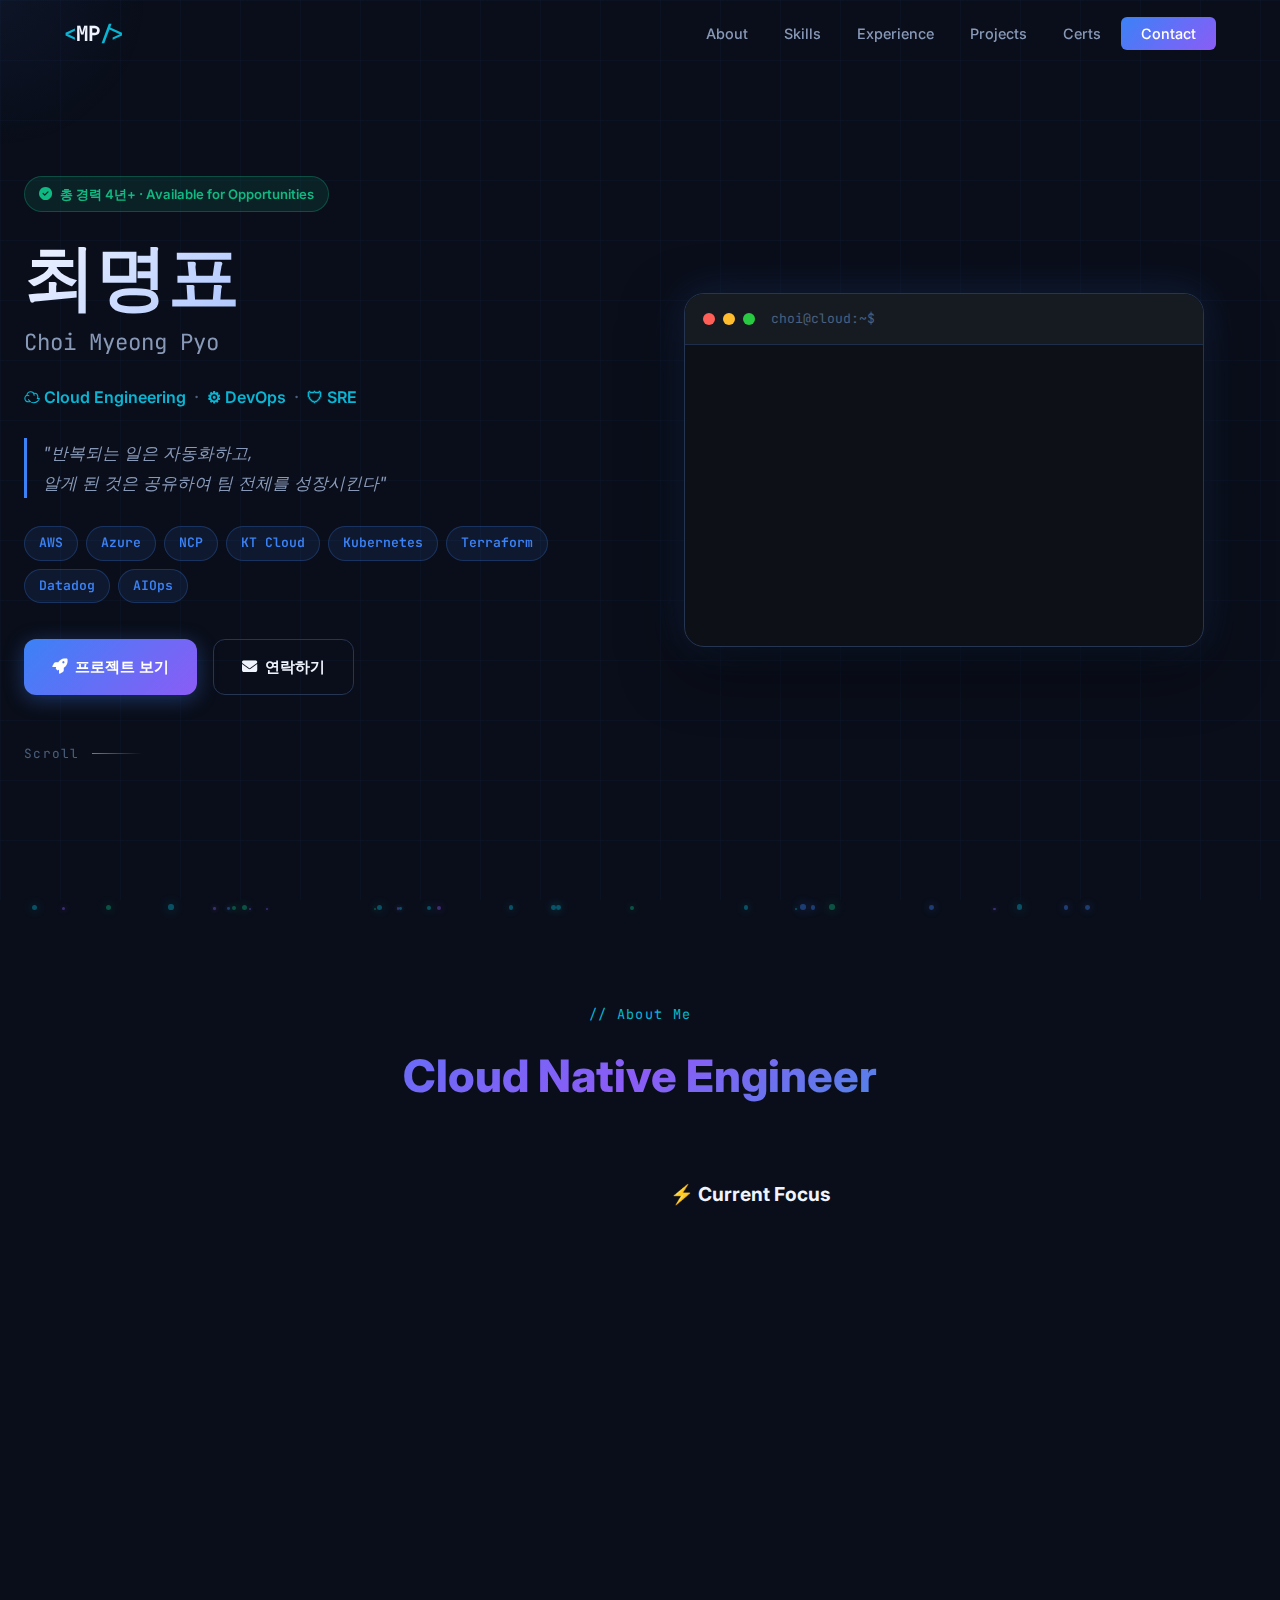
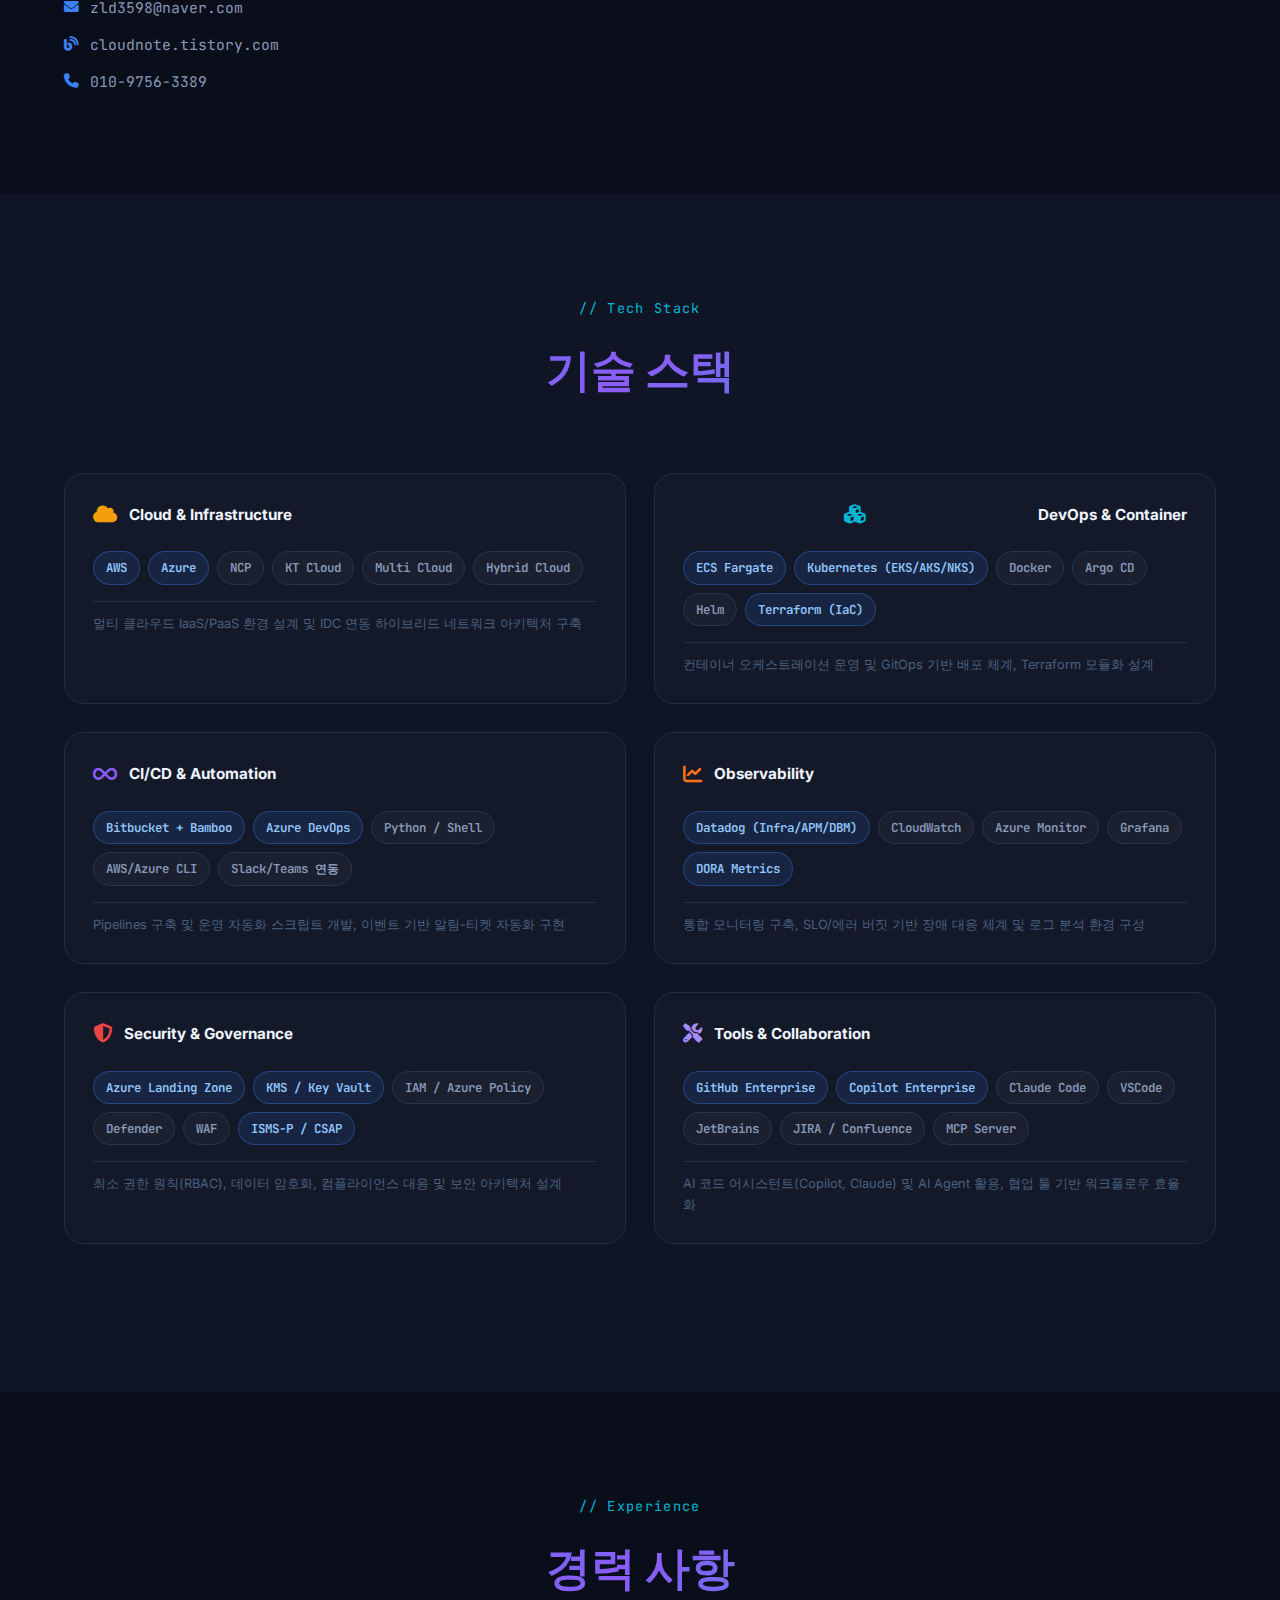
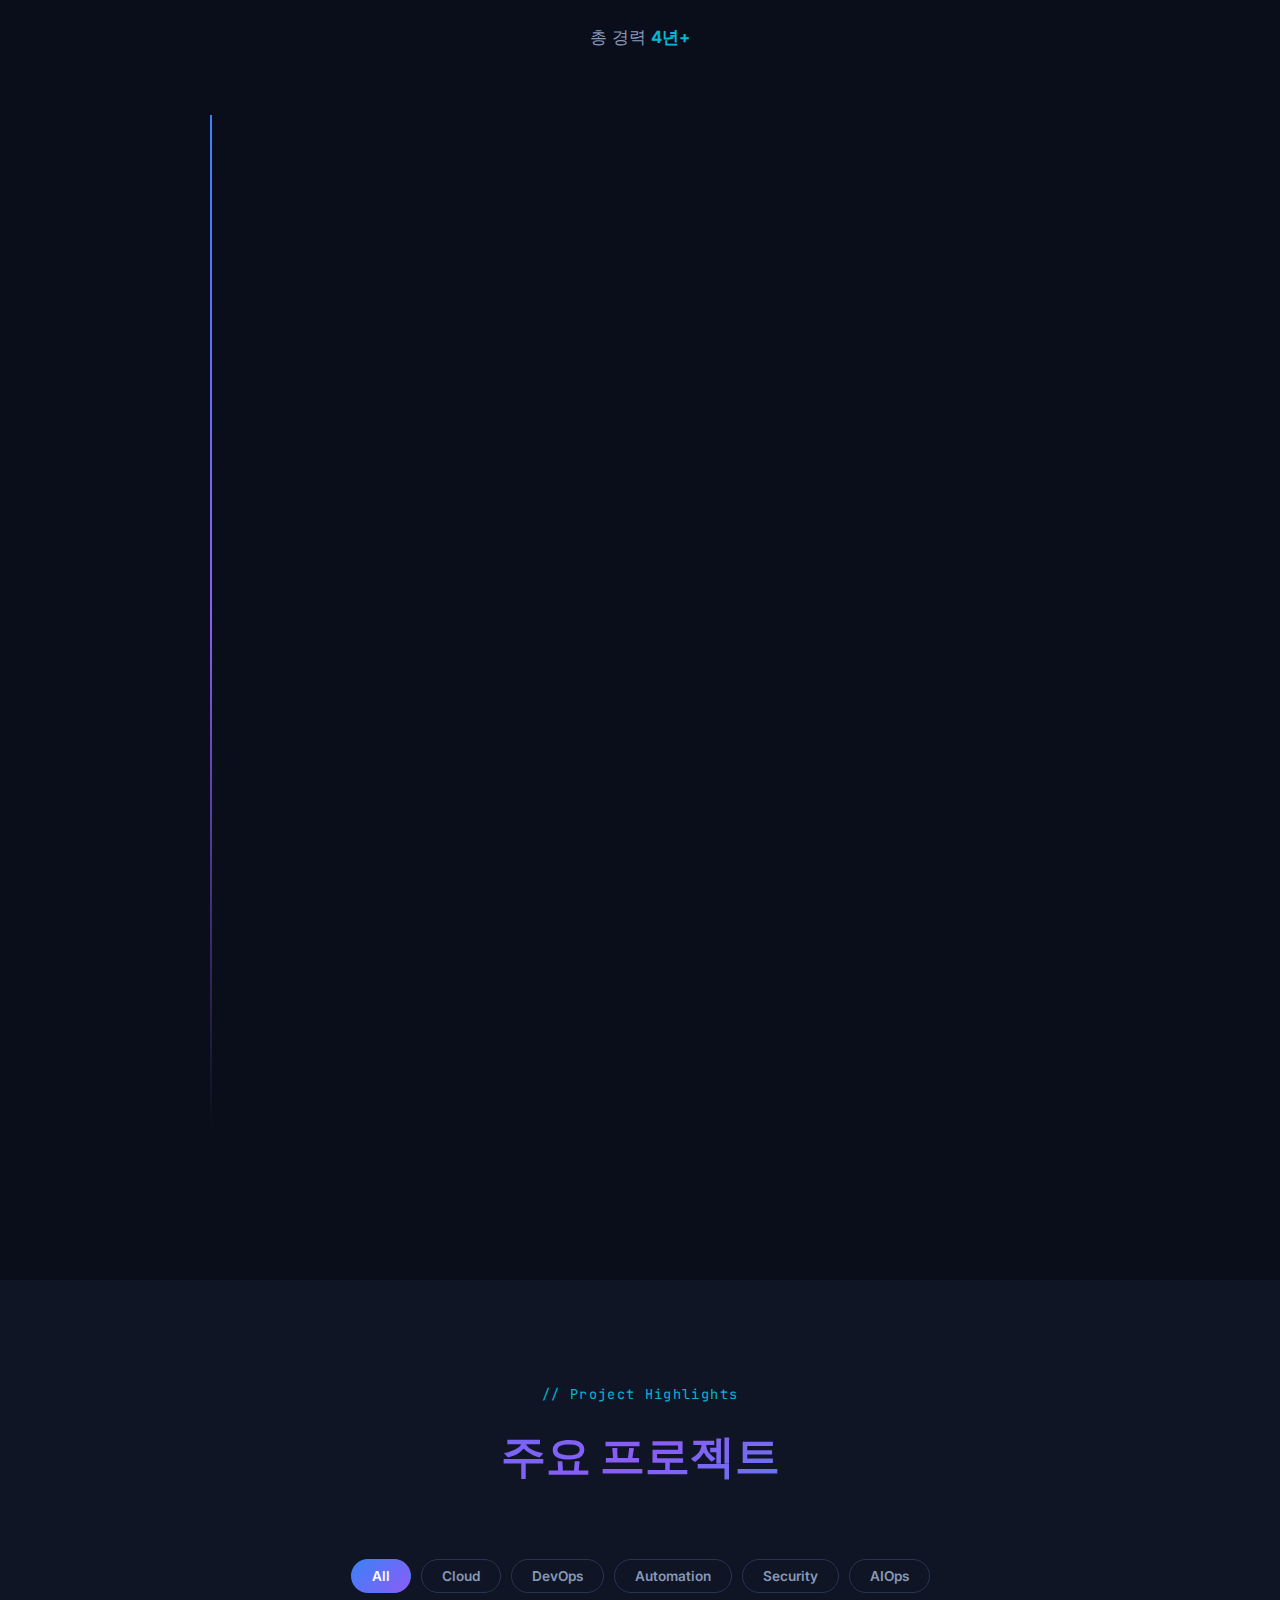
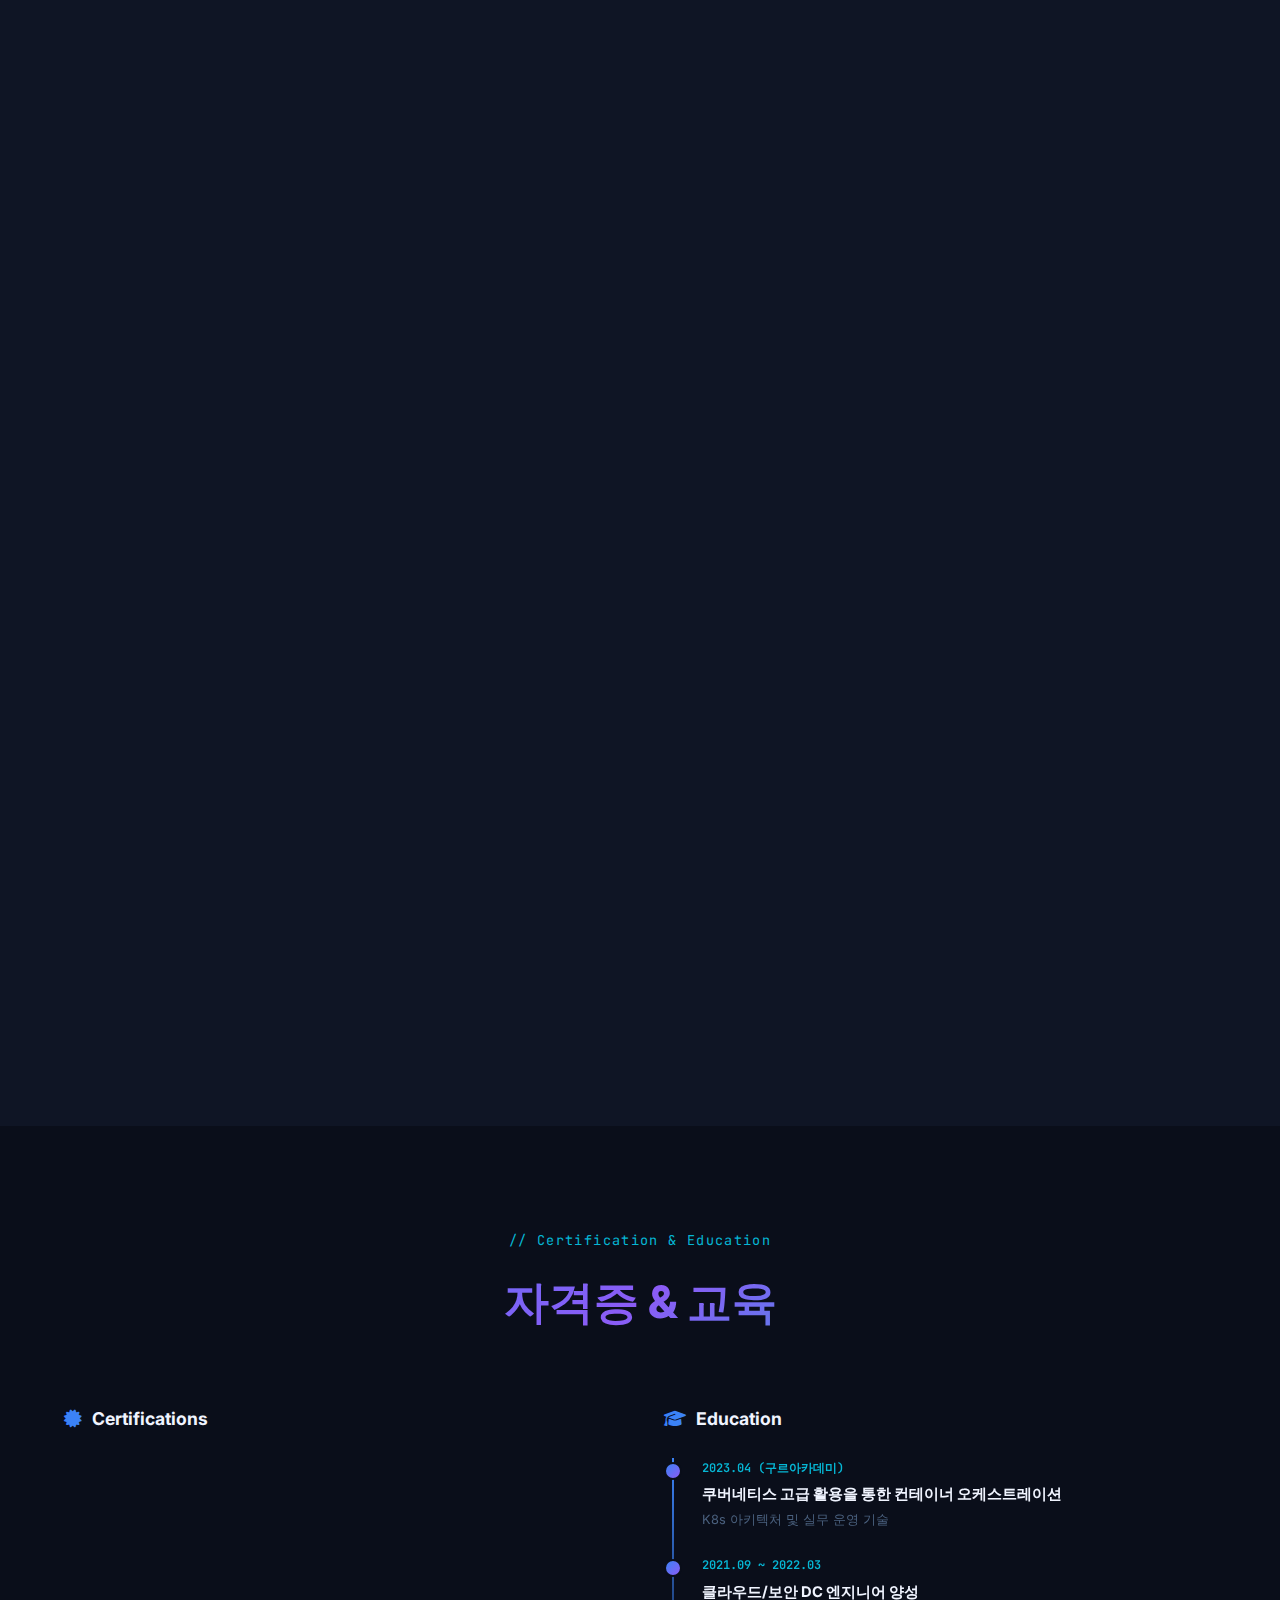
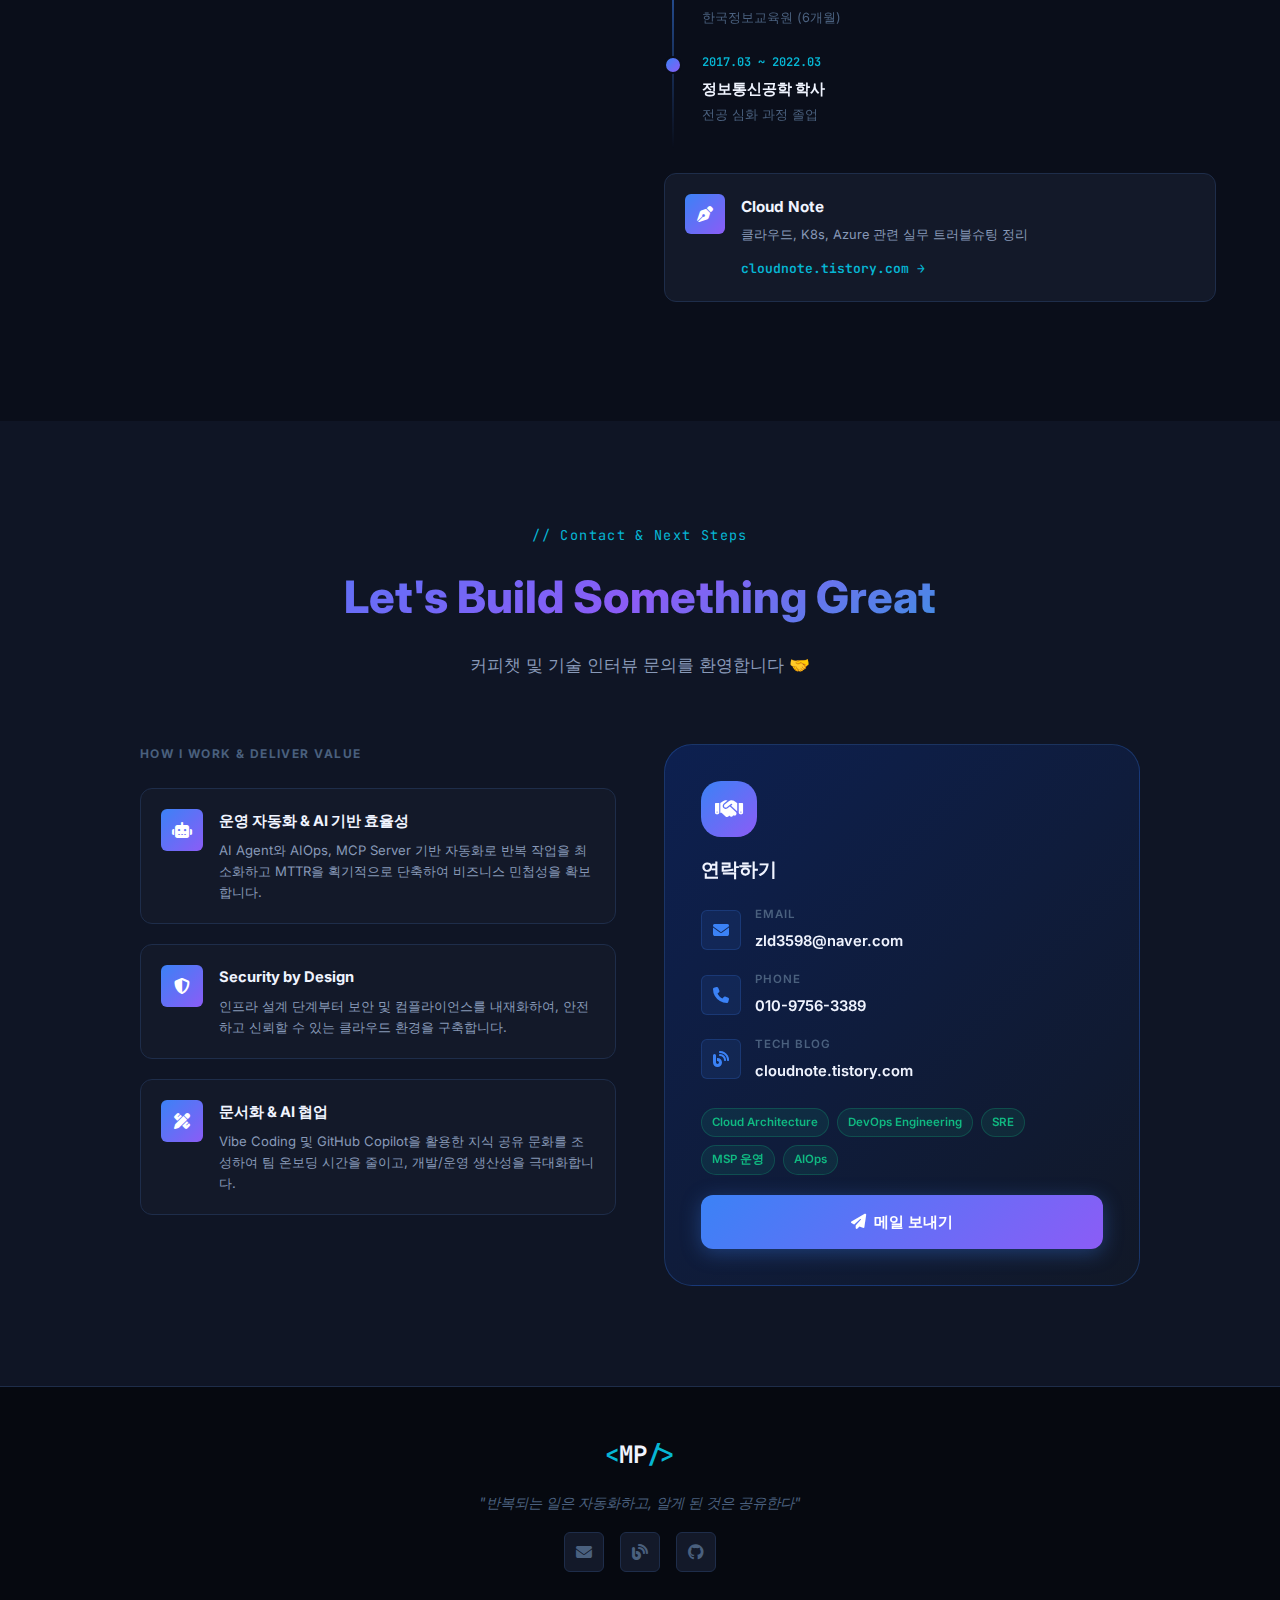
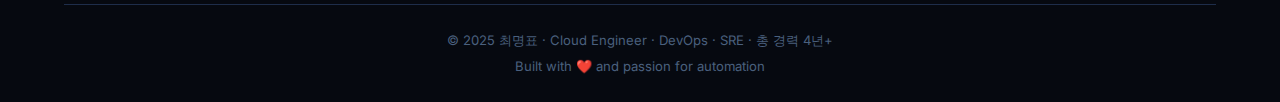
<file: index.html>
<!DOCTYPE html>
<html lang="ko">
<head>
  <meta charset="UTF-8" />
  <meta name="viewport" content="width=device-width, initial-scale=1.0" />
  <title>최명표 | Cloud Engineer · DevOps · SRE</title>
  <meta name="description" content="멀티 클라우드 환경 설계·구축·운영 전문가, 최명표의 포트폴리오 — 총 경력 4년+" />

  <link rel="preconnect" href="https://fonts.googleapis.com" />
  <link rel="preconnect" href="https://fonts.gstatic.com" crossorigin />
  <link href="https://fonts.googleapis.com/css2?family=Inter:wght@300;400;500;600;700;800;900&family=JetBrains+Mono:wght@400;500;700&display=swap" rel="stylesheet" />
  <link rel="stylesheet" href="https://cdn.jsdelivr.net/npm/@fortawesome/fontawesome-free@6.4.0/css/all.min.css" />
  <link rel="stylesheet" href="css/style.css" />
</head>
<body>

  <!-- ===== NAVBAR ===== -->
  <nav class="navbar" id="navbar">
    <div class="nav-container">
      <a href="#hero" class="nav-logo">
        <span class="logo-bracket">&lt;</span>MP<span class="logo-bracket">/&gt;</span>
      </a>
      <ul class="nav-links" id="navLinks">
        <li><a href="#about"          class="nav-link">About</a></li>
        <li><a href="#skills"         class="nav-link">Skills</a></li>
        <li><a href="#experience"     class="nav-link">Experience</a></li>
        <li><a href="#projects"       class="nav-link">Projects</a></li>
        <li><a href="#certifications" class="nav-link">Certs</a></li>
        <li><a href="#contact"        class="nav-link nav-cta">Contact</a></li>
      </ul>
      <button class="hamburger" id="hamburger" aria-label="메뉴 열기">
        <span></span><span></span><span></span>
      </button>
    </div>
  </nav>

  <!-- ===== HERO ===== -->
  <section class="hero" id="hero">
    <div class="hero-bg">
      <div class="grid-lines"></div>
      <div class="floating-particles" id="particles"></div>
    </div>
    <div class="hero-content">
      <div class="hero-badge">
        <i class="fas fa-circle-check"></i> 총 경력 4년+ · Available for Opportunities
      </div>
      <h1 class="hero-title">
        <span class="hero-name">최명표</span>
        <span class="hero-name-en">Choi Myeong Pyo</span>
      </h1>
      <div class="hero-roles">
        <span class="role-tag">☁ Cloud Engineering</span>
        <span class="role-divider">·</span>
        <span class="role-tag">⚙ DevOps</span>
        <span class="role-divider">·</span>
        <span class="role-tag">🛡 SRE</span>
      </div>
      <p class="hero-quote">
        "반복되는 일은 자동화하고,<br />
        알게 된 것은 공유하여 팀 전체를 성장시킨다"
      </p>
      <div class="hero-tech-pills">
        <span>AWS</span><span>Azure</span><span>NCP</span><span>KT Cloud</span>
        <span>Kubernetes</span><span>Terraform</span><span>Datadog</span><span>AIOps</span>
      </div>
      <div class="hero-actions">
        <a href="#projects" class="btn btn-primary">
          <i class="fas fa-rocket"></i> 프로젝트 보기
        </a>
        <a href="#contact" class="btn btn-outline">
          <i class="fas fa-envelope"></i> 연락하기
        </a>
      </div>
      <div class="hero-scroll-hint">
        <span>Scroll</span>
        <div class="scroll-line"></div>
      </div>
    </div>
    <div class="hero-visual">
      <div class="terminal-window">
        <div class="terminal-header">
          <span class="dot red"></span><span class="dot yellow"></span><span class="dot green"></span>
          <span class="terminal-title">choi@cloud:~$</span>
        </div>
        <div class="terminal-body">
          <div class="terminal-line"><span class="prompt">$</span> <span class="cmd">whoami</span></div>
          <div class="terminal-line output">최명표 | Cloud/DevOps/SRE Engineer</div>
          <div class="terminal-line"><span class="prompt">$</span> <span class="cmd">cat experience.txt</span></div>
          <div class="terminal-line output">메타넷엑스  · 2025.09 ~ 현재  ✓</div>
          <div class="terminal-line output">팀프레시    · 2024.08 ~ 2025.06 ✓</div>
          <div class="terminal-line output">디딤365     · 2022.04 ~ 2024.08 ✓</div>
          <div class="terminal-line"><span class="prompt">$</span> <span class="cmd">echo $CURRENT_FOCUS</span></div>
          <div class="terminal-line output">Azure MSP + MCP Server + AIOps(BigPanda)</div>
          <div class="terminal-line"><span class="prompt">$</span> <span class="cmd">cat certifications.txt</span></div>
          <div class="terminal-line output">AWS SA Pro · CKA · Azure Admin · NCP <span class="cursor-blink">▌</span></div>
        </div>
      </div>
    </div>
  </section>

  <!-- ===== ABOUT ===== -->
  <section class="section" id="about">
    <div class="container">
      <div class="section-header">
        <span class="section-tag">// About Me</span>
        <h2 class="section-title">Cloud Native Engineer</h2>
      </div>
      <div class="about-grid">
        <div class="about-text">
          <p class="about-lead">
            멀티 클라우드(AWS, Azure, NCP, KT Cloud) 환경에서의 인프라 설계·구축·운영부터
            컨테이너 기반 플랫폼, CI/CD 파이프라인 자동화, 모니터링 체계 수립까지
            <strong>클라우드 네이티브 환경의 전체 라이프사이클</strong>을 경험한 Cloud/DevOps 엔지니어입니다.
          </p>
          <p>
            Terraform IaC, GitOps 배포 체계, 이벤트 기반 알림-티켓 자동화 등 운영 효율을 높이는
            파이프라인을 직접 설계·구현해 왔으며, 보안 아키텍처 설계부터 최소 권한 원칙(RBAC), 네트워크 보안,
            데이터 암호화까지 <strong>엔드투엔드 보안 설계 경험</strong>을 보유하고 있습니다.
          </p>
          <p>
            새로운 기술을 학습하면 기술 블로그에 정리하고, 팀 내 세미나와 가이드 문서를 통해 동료와
            나누는 것을 즐깁니다. Vibe Coding 및 GitHub Copilot을 활용한 <strong>AI 협업 문화</strong>를 팀에
            전파하며, 함께 성장하는 팀이 더 강하다고 믿습니다.
          </p>
          <div class="about-links">
            <a href="mailto:zld3598@naver.com" class="about-link">
              <i class="fas fa-envelope"></i> zld3598@naver.com
            </a>
            <a href="https://cloudnote.tistory.com" target="_blank" rel="noopener" class="about-link">
              <i class="fas fa-blog"></i> cloudnote.tistory.com
            </a>
            <a href="tel:010-9756-3389" class="about-link">
              <i class="fas fa-phone"></i> 010-9756-3389
            </a>
          </div>
        </div>
        <div class="about-focus">
          <h3 class="focus-title">⚡ Current Focus</h3>
          <div class="focus-cards">
            <div class="focus-card">
              <div class="focus-icon"><i class="fab fa-microsoft"></i></div>
              <div class="focus-content">
                <strong>Azure Enterprise MSP 운영</strong>
                <p>VM, App Service, Functions, SQL 등 리소스 운영 및 모니터링 체계 고도화</p>
              </div>
            </div>
            <div class="focus-card">
              <div class="focus-icon"><i class="fas fa-server"></i></div>
              <div class="focus-content">
                <strong>Azure MCP Server 리소스 자동화</strong>
                <p>Model Context Protocol 기반 리소스 관리·조회 워크플로우 구축</p>
              </div>
            </div>
            <div class="focus-card">
              <div class="focus-icon"><i class="fas fa-code"></i></div>
              <div class="focus-content">
                <strong>GitHub Copilot Enterprise 도입 컨설팅</strong>
                <p>도입 컨설팅 및 가이드 작성, AI 기반 개발 생산성 향상</p>
              </div>
            </div>
            <div class="focus-card">
              <div class="focus-icon"><i class="fas fa-brain"></i></div>
              <div class="focus-content">
                <strong>AIOps 도입 PoC (BigPanda)</strong>
                <p>AI 기반 인프라 운영 자동화 및 이상 탐지 모델 검증</p>
              </div>
            </div>
          </div>
        </div>
      </div>
    </div>
  </section>

  <!-- ===== SKILLS ===== -->
  <section class="section section-dark" id="skills">
    <div class="container">
      <div class="section-header">
        <span class="section-tag">// Tech Stack</span>
        <h2 class="section-title">기술 스택</h2>
      </div>
      <div class="skills-grid">

        <!-- Cloud & Infrastructure -->
        <div class="skill-category">
          <div class="skill-cat-header">
            <i class="fas fa-cloud skill-cat-icon cloud"></i>
            <h3>Cloud &amp; Infrastructure</h3>
          </div>
          <div class="skill-tags-wrap">
            <span class="stag primary">AWS</span>
            <span class="stag primary">Azure</span>
            <span class="stag">NCP</span>
            <span class="stag">KT Cloud</span>
            <span class="stag">Multi Cloud</span>
            <span class="stag">Hybrid Cloud</span>
          </div>
          <p class="skill-cat-desc">멀티 클라우드 IaaS/PaaS 환경 설계 및 IDC 연동 하이브리드 네트워크 아키텍처 구축</p>
        </div>

        <!-- DevOps & Container -->
        <div class="skill-category">
          <div class="skill-cat-header">
            <i class="fas fa-cubes skill-cat-icon container"></i>
            <h3>DevOps &amp; Container</h3>
          </div>
          <div class="skill-tags-wrap">
            <span class="stag primary">ECS Fargate</span>
            <span class="stag primary">Kubernetes (EKS/AKS/NKS)</span>
            <span class="stag">Docker</span>
            <span class="stag">Argo CD</span>
            <span class="stag">Helm</span>
            <span class="stag primary">Terraform (IaC)</span>
          </div>
          <p class="skill-cat-desc">컨테이너 오케스트레이션 운영 및 GitOps 기반 배포 체계, Terraform 모듈화 설계</p>
        </div>

        <!-- CI/CD & Automation -->
        <div class="skill-category">
          <div class="skill-cat-header">
            <i class="fas fa-infinity skill-cat-icon cicd"></i>
            <h3>CI/CD &amp; Automation</h3>
          </div>
          <div class="skill-tags-wrap">
            <span class="stag primary">Bitbucket + Bamboo</span>
            <span class="stag primary">Azure DevOps</span>
            <span class="stag">Python / Shell</span>
            <span class="stag">AWS/Azure CLI</span>
            <span class="stag">Slack/Teams 연동</span>
          </div>
          <p class="skill-cat-desc">Pipelines 구축 및 운영 자동화 스크립트 개발, 이벤트 기반 알림-티켓 자동화 구현</p>
        </div>

        <!-- Observability -->
        <div class="skill-category">
          <div class="skill-cat-header">
            <i class="fas fa-chart-line skill-cat-icon obs"></i>
            <h3>Observability</h3>
          </div>
          <div class="skill-tags-wrap">
            <span class="stag primary">Datadog (Infra/APM/DBM)</span>
            <span class="stag">CloudWatch</span>
            <span class="stag">Azure Monitor</span>
            <span class="stag">Grafana</span>
            <span class="stag primary">DORA Metrics</span>
          </div>
          <p class="skill-cat-desc">통합 모니터링 구축, SLO/에러 버짓 기반 장애 대응 체계 및 로그 분석 환경 구성</p>
        </div>

        <!-- Security & Governance -->
        <div class="skill-category">
          <div class="skill-cat-header">
            <i class="fas fa-shield-alt skill-cat-icon sec"></i>
            <h3>Security &amp; Governance</h3>
          </div>
          <div class="skill-tags-wrap">
            <span class="stag primary">Azure Landing Zone</span>
            <span class="stag primary">KMS / Key Vault</span>
            <span class="stag">IAM / Azure Policy</span>
            <span class="stag">Defender</span>
            <span class="stag">WAF</span>
            <span class="stag primary">ISMS-P / CSAP</span>
          </div>
          <p class="skill-cat-desc">최소 권한 원칙(RBAC), 데이터 암호화, 컴플라이언스 대응 및 보안 아키텍처 설계</p>
        </div>

        <!-- Tools & Collaboration -->
        <div class="skill-category">
          <div class="skill-cat-header">
            <i class="fas fa-tools skill-cat-icon tools"></i>
            <h3>Tools &amp; Collaboration</h3>
          </div>
          <div class="skill-tags-wrap">
            <span class="stag primary">GitHub Enterprise</span>
            <span class="stag primary">Copilot Enterprise</span>
            <span class="stag">Claude Code</span>
            <span class="stag">VSCode</span>
            <span class="stag">JetBrains</span>
            <span class="stag">JIRA / Confluence</span>
            <span class="stag">MCP Server</span>
          </div>
          <p class="skill-cat-desc">AI 코드 어시스턴트(Copilot, Claude) 및 AI Agent 활용, 협업 툴 기반 워크플로우 효율화</p>
        </div>

      </div>
    </div>
  </section>

  <!-- ===== EXPERIENCE ===== -->
  <section class="section" id="experience">
    <div class="container">
      <div class="section-header">
        <span class="section-tag">// Experience</span>
        <h2 class="section-title">경력 사항</h2>
        <p class="section-subtitle">총 경력 <strong style="color:var(--accent-cyan)">4년+</strong></p>
      </div>
      <div class="timeline">

        <!-- 메타넷엑스 -->
        <div class="timeline-item">
          <div class="timeline-marker current"></div>
          <div class="timeline-content">
            <div class="timeline-header">
              <div class="timeline-company">
                <h3>🏢 메타넷엑스 (MetanetX)</h3>
                <span class="timeline-role">대리 · Cloud Engineer</span>
              </div>
              <div class="timeline-period-wrap">
                <span class="timeline-period current-badge">재직 중</span>
                <span class="timeline-date">2025.09 ~ 현재</span>
              </div>
            </div>
            <div class="timeline-tags">
              <span>Azure</span><span>GitHub Copilot</span><span>AIOps</span><span>MCP Server</span><span>Entra ID</span>
            </div>
            <ul class="timeline-tasks">
              <li><strong>Azure Enterprise MSP 운영:</strong> VM, App Service, Functions, SQL 등 리소스 운영 및 모니터링 체계 고도화</li>
              <li>GitHub Enterprise / Copilot Enterprise 도입 컨설팅 및 가이드 작성</li>
              <li>Azure MCP Server 기반 리소스 관리 자동화 및 AIOps 도입 PoC (BigPanda) 수행</li>
              <li>금융권 보안 랜딩존 프로젝트 TA 및 Entra ID RBAC/조건부 액세스 설계</li>
            </ul>
          </div>
        </div>

        <!-- 팀프레시 -->
        <div class="timeline-item">
          <div class="timeline-marker"></div>
          <div class="timeline-content">
            <div class="timeline-header">
              <div class="timeline-company">
                <h3>🚚 팀프레시 (TimF)</h3>
                <span class="timeline-role">팀원 · DevOps / SRE</span>
              </div>
              <div class="timeline-period-wrap">
                <span class="timeline-period">11개월</span>
                <span class="timeline-date">2024.08 ~ 2025.06</span>
              </div>
            </div>
            <div class="timeline-tags">
              <span>AWS</span><span>ECS</span><span>Terraform</span><span>Datadog</span><span>CI/CD</span>
            </div>
            <ul class="timeline-tasks">
              <li><strong>AWS MSA 인프라 운영:</strong> ECS Fargate/Anywhere 기반 마이크로서비스 운영 및 GitOps 배포</li>
              <li>Terraform IaC 모듈화 및 Docker 이미지 최적화(멀티스테이지)</li>
              <li>Datadog 통합 모니터링 구축, SLO/에러 버짓 기반 장애 대응 체계 수립</li>
              <li>Bitbucket+Bamboo CI/CD 파이프라인 구축 및 운영 자동화(JIRA/Slack 연동)</li>
            </ul>
          </div>
        </div>

        <!-- 디딤365 -->
        <div class="timeline-item">
          <div class="timeline-marker"></div>
          <div class="timeline-content">
            <div class="timeline-header">
              <div class="timeline-company">
                <h3>☁ 디딤365 (Didim365)</h3>
                <span class="timeline-role">주임 · Cloud Engineer</span>
              </div>
              <div class="timeline-period-wrap">
                <span class="timeline-period">2년 4개월</span>
                <span class="timeline-date">2022.04 ~ 2024.08</span>
              </div>
            </div>
            <div class="timeline-tags">
              <span>Multi Cloud</span><span>ISMS-P</span><span>Migration</span><span>Linux/Windows</span><span>Network</span>
            </div>
            <ul class="timeline-tasks">
              <li><strong>멀티 클라우드 통합 운영:</strong> AWS, Azure, NCP, KT Cloud 기반 IaaS/PaaS 설계·구축</li>
              <li>공공/민간 고객 대상 Managed Service 운영 (서버, 네트워크, DB, 보안)</li>
              <li>ISMS-P / CSAP 인증 대응 보안 아키텍처 설계 및 백업/DR 구성</li>
              <li>IDC ↔ Cloud 마이그레이션 수행 (Lift &amp; Shift, Re-platform)</li>
            </ul>
          </div>
        </div>

      </div>
    </div>
  </section>

  <!-- ===== PROJECTS ===== -->
  <section class="section section-dark" id="projects">
    <div class="container">
      <div class="section-header">
        <span class="section-tag">// Project Highlights</span>
        <h2 class="section-title">주요 프로젝트</h2>
      </div>

      <div class="projects-filter">
        <button class="filter-btn active" data-filter="all">All</button>
        <button class="filter-btn" data-filter="cloud">Cloud</button>
        <button class="filter-btn" data-filter="devops">DevOps</button>
        <button class="filter-btn" data-filter="automation">Automation</button>
        <button class="filter-btn" data-filter="security">Security</button>
        <button class="filter-btn" data-filter="aiops">AIOps</button>
      </div>

      <div class="projects-grid" id="projectsGrid">

        <!-- 1. Azure IaaS/PaaS -->
        <div class="project-card" data-category="cloud security">
          <div class="project-card-header">
            <div class="project-icon azure-icon"><i class="fab fa-microsoft"></i></div>
            <div class="project-tags">
              <span class="ptag cloud">Cloud</span>
              <span class="ptag security">Security</span>
            </div>
          </div>
          <h3 class="project-title">Azure IaaS/PaaS Managed Service 운영</h3>
          <p class="project-sub">엔터프라이즈 인프라 운영 · 메타넷엑스</p>
          <p class="project-desc">
            VM, App Service, Functions, SQL DB 등 Azure 리소스 기술 지원 및 운영.
            Azure Monitor / App Insights 기반 모니터링 및 알림 구성.
            Landing Zone 기반 Policy 거버넌스 적용 및 컴플라이언스 준수.
          </p>
          <div class="project-tech">
            <span>Azure</span><span>Monitor</span><span>Policy</span><span>SQL</span><span>App Service</span>
          </div>
          <div class="project-metrics">
            <div class="metric">
              <span class="metric-value">Enterprise</span>
              <span class="metric-label">MSP 운영</span>
            </div>
            <div class="metric">
              <span class="metric-value">Landing Zone</span>
              <span class="metric-label">거버넌스</span>
            </div>
          </div>
        </div>

        <!-- 2. AWS MSA -->
        <div class="project-card" data-category="cloud devops automation">
          <div class="project-card-header">
            <div class="project-icon aws-icon"><i class="fab fa-aws"></i></div>
            <div class="project-tags">
              <span class="ptag cloud">Cloud</span>
              <span class="ptag devops">DevOps</span>
              <span class="ptag automation">Automation</span>
            </div>
          </div>
          <h3 class="project-title">AWS 기반 MSA 인프라 운영 및 자동화</h3>
          <p class="project-sub">팀프레시 마이크로서비스 운영 · 팀프레시</p>
          <p class="project-desc">
            ECS Fargate / Anywhere 기반 컨테이너 운영 및 GitOps 배포 체계 구축.
            Datadog 통합 모니터링 및 DORA 메트릭 기반 성숙도 측정.
            JIRA 티켓 자동 생성 및 Slack 알림 연동으로 운영 효율 극대화.
          </p>
          <div class="project-tech">
            <span>AWS</span><span>ECS</span><span>Datadog</span><span>GitOps</span><span>Bamboo</span>
          </div>
          <div class="project-metrics">
            <div class="metric">
              <span class="metric-value">DORA</span>
              <span class="metric-label">메트릭 도입</span>
            </div>
            <div class="metric">
              <span class="metric-value">자동화</span>
              <span class="metric-label">티켓·알림</span>
            </div>
          </div>
        </div>

        <!-- 3. GitHub Copilot -->
        <div class="project-card" data-category="automation">
          <div class="project-card-header">
            <div class="project-icon copilot-icon"><i class="fab fa-github"></i></div>
            <div class="project-tags">
              <span class="ptag automation">Automation</span>
            </div>
          </div>
          <h3 class="project-title">GitHub Copilot Enterprise 도입 컨설팅</h3>
          <p class="project-sub">개발 생산성 향상 프로젝트 · 메타넷엑스</p>
          <p class="project-desc">
            도입 조건 분석 및 과금(per-user) 정책 정리, Organization 구성.
            Repository 정책 설정 가이드 및 IDE(VS Code) 연동 정책 수립.
            코드 리뷰 프로세스 개선 및 개발 팀 온보딩 지원.
          </p>
          <div class="project-tech">
            <span>Copilot</span><span>GitHub Ent.</span><span>DevEx</span><span>VS Code</span>
          </div>
          <div class="project-metrics">
            <div class="metric">
              <span class="metric-value">Enterprise</span>
              <span class="metric-label">도입 컨설팅</span>
            </div>
            <div class="metric">
              <span class="metric-value">AI</span>
              <span class="metric-label">생산성 향상</span>
            </div>
          </div>
        </div>

        <!-- 4. MCP Server ★ -->
        <div class="project-card featured" data-category="automation aiops">
          <div class="project-card-header">
            <div class="project-icon mcp-icon"><i class="fas fa-server"></i></div>
            <div class="project-tags">
              <span class="ptag automation">Automation</span>
              <span class="ptag aiops">AIOps</span>
              <span class="featured-star">⭐</span>
            </div>
          </div>
          <h3 class="project-title">Azure MCP Server 기반 리소스 관리 자동화</h3>
          <p class="project-sub">운영 효율화 및 지식 표준화 프로젝트 · 메타넷엑스</p>
          <p class="project-desc">
            Model Context Protocol(MCP) 서버를 활용한 Azure 리소스 조회·관리 워크플로우 구축.
            운영 리소스 상태 확인 및 변경 이력 추적 자동화로 수동 작업 최소화.
            Docs MCP를 도입하여 팀 내 지식 표준화 및 운영 문서 정확도 향상.
          </p>
          <div class="project-tech">
            <span>MCP Server</span><span>Automation</span><span>Docs MCP</span><span>Workflow</span><span>Azure SDK</span>
          </div>
          <div class="project-metrics">
            <div class="metric">
              <span class="metric-value">↓ 60%</span>
              <span class="metric-label">수동 작업 감소</span>
            </div>
            <div class="metric">
              <span class="metric-value">AI</span>
              <span class="metric-label">기반 자동화</span>
            </div>
          </div>
        </div>

        <!-- 5. AIOps ★ -->
        <div class="project-card featured" data-category="aiops automation">
          <div class="project-card-header">
            <div class="project-icon aiops-icon"><i class="fas fa-brain"></i></div>
            <div class="project-tags">
              <span class="ptag aiops">AIOps</span>
              <span class="ptag automation">Automation</span>
              <span class="featured-star">⭐</span>
            </div>
          </div>
          <h3 class="project-title">AIOps 도입 PoC (BigPanda)</h3>
          <p class="project-sub">차세대 인프라 운영 혁신 · 메타넷엑스</p>
          <p class="project-desc">
            AI 기반 인프라 운영 자동화 도입을 위한 개념 검증(PoC) 및 타당성 분석.
            BigPanda 기반 장애 예측, 이상 탐지(Anomaly Detection) 모델 검증.
            Azure Monitor 데이터 파이프라인 설계 및 자동 대응 시나리오 검증.
          </p>
          <div class="project-tech">
            <span>AIOps</span><span>BigPanda</span><span>AI/ML</span><span>Anomaly Detection</span><span>Azure Monitor</span>
          </div>
          <div class="project-metrics">
            <div class="metric">
              <span class="metric-value">PoC</span>
              <span class="metric-label">검증 완료</span>
            </div>
            <div class="metric">
              <span class="metric-value">AI</span>
              <span class="metric-label">장애 예측</span>
            </div>
          </div>
        </div>

        <!-- 6. Multi Cloud 보안 -->
        <div class="project-card" data-category="cloud security">
          <div class="project-card-header">
            <div class="project-icon sec-icon"><i class="fas fa-shield-alt"></i></div>
            <div class="project-tags">
              <span class="ptag cloud">Cloud</span>
              <span class="ptag security">Security</span>
            </div>
          </div>
          <h3 class="project-title">멀티 클라우드 ISMS-P / CSAP 보안 아키텍처</h3>
          <p class="project-sub">공공/민간 보안 인증 대응 · 디딤365</p>
          <p class="project-desc">
            AWS, Azure, NCP, KT Cloud 멀티 클라우드 환경의 ISMS-P/CSAP 인증 대응.
            최소 권한 원칙(RBAC), 데이터 암호화, WAF, 네트워크 보안 아키텍처 설계.
            IDC ↔ Cloud 마이그레이션 및 백업/DR 구성 수행.
          </p>
          <div class="project-tech">
            <span>ISMS-P</span><span>CSAP</span><span>WAF</span><span>KMS</span><span>Multi Cloud</span>
          </div>
          <div class="project-metrics">
            <div class="metric">
              <span class="metric-value">인증</span>
              <span class="metric-label">ISMS-P 대응</span>
            </div>
            <div class="metric">
              <span class="metric-value">E2E</span>
              <span class="metric-label">보안 설계</span>
            </div>
          </div>
        </div>

      </div>
    </div>
  </section>

  <!-- ===== CERTIFICATIONS ===== -->
  <section class="section" id="certifications">
    <div class="container">
      <div class="section-header">
        <span class="section-tag">// Certification &amp; Education</span>
        <h2 class="section-title">자격증 &amp; 교육</h2>
      </div>

      <div class="cert-edu-grid">
        <!-- Certifications -->
        <div class="cert-block">
          <h3 class="cert-block-title"><i class="fas fa-certificate"></i> Certifications</h3>
          <div class="certs-grid">

            <div class="cert-card">
              <div class="cert-badge azure"><i class="fab fa-microsoft"></i></div>
              <div class="cert-info">
                <h4>Azure Admin</h4>
                <p>Associate</p>
                <span class="cert-date expected">2025.11 (Expected)</span>
              </div>
            </div>

            <div class="cert-card">
              <div class="cert-badge k8s"><i class="fas fa-dharmachakra"></i></div>
              <div class="cert-info">
                <h4>CKA</h4>
                <p>Kubernetes Administrator</p>
                <span class="cert-date">2024.03</span>
              </div>
            </div>

            <div class="cert-card">
              <div class="cert-badge azure-sp"><i class="fab fa-microsoft"></i></div>
              <div class="cert-info">
                <h4>Azure Virtual Desktop</h4>
                <p>Specialty</p>
                <span class="cert-date">2023.08</span>
              </div>
            </div>

            <div class="cert-card">
              <div class="cert-badge aws"><i class="fab fa-aws"></i></div>
              <div class="cert-info">
                <h4>AWS SA Pro</h4>
                <p>Professional</p>
                <span class="cert-date">2023.03</span>
              </div>
            </div>

            <div class="cert-card">
              <div class="cert-badge ncp"><i class="fas fa-cloud"></i></div>
              <div class="cert-info">
                <h4>Naver Cloud</h4>
                <p>Professional</p>
                <span class="cert-date">2022.12</span>
              </div>
            </div>

            <div class="cert-card">
              <div class="cert-badge linux"><i class="fab fa-linux"></i></div>
              <div class="cert-info">
                <h4>리눅스마스터 2급</h4>
                <p>KAIT</p>
                <span class="cert-date">2021.12</span>
              </div>
            </div>

            <div class="cert-card">
              <div class="cert-badge wireless"><i class="fas fa-broadcast-tower"></i></div>
              <div class="cert-info">
                <h4>무선설비/정보통신</h4>
                <p>산업기사 (통합)</p>
                <span class="cert-date">2018.05 / 2018.08</span>
              </div>
            </div>

            <div class="cert-card">
              <div class="cert-badge network"><i class="fas fa-network-wired"></i></div>
              <div class="cert-info">
                <h4>네트워크관리사 2급</h4>
                <p>한국정보통신자격협회</p>
                <span class="cert-date">2017.12</span>
              </div>
            </div>

          </div>
        </div>

        <!-- Education -->
        <div class="edu-block">
          <h3 class="cert-block-title"><i class="fas fa-graduation-cap"></i> Education</h3>
          <div class="edu-list">

            <div class="edu-item">
              <div class="edu-dot"></div>
              <div class="edu-content">
                <span class="edu-date">2023.04 (구르아카데미)</span>
                <h4>쿠버네티스 고급 활용을 통한 컨테이너 오케스트레이션</h4>
                <p>K8s 아키텍처 및 실무 운영 기술</p>
              </div>
            </div>

            <div class="edu-item">
              <div class="edu-dot"></div>
              <div class="edu-content">
                <span class="edu-date">2021.09 ~ 2022.03</span>
                <h4>클라우드/보안 DC 엔지니어 양성</h4>
                <p>한국정보교육원 (6개월)</p>
              </div>
            </div>

            <div class="edu-item">
              <div class="edu-dot"></div>
              <div class="edu-content">
                <span class="edu-date">2017.03 ~ 2022.03</span>
                <h4>정보통신공학 학사</h4>
                <p>전공 심화 과정 졸업</p>
              </div>
            </div>

          </div>

          <!-- Blog Card -->
          <div class="blog-card">
            <div class="blog-card-icon"><i class="fas fa-pen-nib"></i></div>
            <div class="blog-card-content">
              <strong>Cloud Note</strong>
              <p>클라우드, K8s, Azure 관련 실무 트러블슈팅 정리</p>
              <a href="https://cloudnote.tistory.com" target="_blank" rel="noopener" class="blog-url">
                cloudnote.tistory.com →
              </a>
            </div>
          </div>
        </div>
      </div>
    </div>
  </section>

  <!-- ===== CONTACT ===== -->
  <section class="section section-dark" id="contact">
    <div class="container">
      <div class="section-header">
        <span class="section-tag">// Contact &amp; Next Steps</span>
        <h2 class="section-title">Let's Build Something Great</h2>
        <p class="section-subtitle">커피챗 및 기술 인터뷰 문의를 환영합니다 🤝</p>
      </div>
      <div class="contact-grid">

        <!-- How I Work -->
        <div class="how-i-work">
          <h3 class="how-title">HOW I WORK &amp; DELIVER VALUE</h3>
          <div class="how-cards">
            <div class="how-card">
              <div class="how-icon"><i class="fas fa-robot"></i></div>
              <div class="how-content">
                <strong>운영 자동화 &amp; AI 기반 효율성</strong>
                <p>AI Agent와 AIOps, MCP Server 기반 자동화로 반복 작업을 최소화하고 MTTR을 획기적으로 단축하여 비즈니스 민첩성을 확보합니다.</p>
              </div>
            </div>
            <div class="how-card">
              <div class="how-icon"><i class="fas fa-shield-alt"></i></div>
              <div class="how-content">
                <strong>Security by Design</strong>
                <p>인프라 설계 단계부터 보안 및 컴플라이언스를 내재화하여, 안전하고 신뢰할 수 있는 클라우드 환경을 구축합니다.</p>
              </div>
            </div>
            <div class="how-card">
              <div class="how-icon"><i class="fas fa-pencil-ruler"></i></div>
              <div class="how-content">
                <strong>문서화 &amp; AI 협업</strong>
                <p>Vibe Coding 및 GitHub Copilot을 활용한 지식 공유 문화를 조성하여 팀 온보딩 시간을 줄이고, 개발/운영 생산성을 극대화합니다.</p>
              </div>
            </div>
          </div>
        </div>

        <!-- Contact Info -->
        <div class="contact-card-wrap">
          <div class="contact-card">
            <div class="contact-card-icon"><i class="fas fa-handshake"></i></div>
            <h3>연락하기</h3>
            <div class="contact-items-list">
              <div class="contact-item">
                <div class="contact-icon"><i class="fas fa-envelope"></i></div>
                <div class="contact-detail">
                  <span class="contact-label">Email</span>
                  <a href="mailto:zld3598@naver.com" class="contact-value">zld3598@naver.com</a>
                </div>
              </div>
              <div class="contact-item">
                <div class="contact-icon"><i class="fas fa-phone"></i></div>
                <div class="contact-detail">
                  <span class="contact-label">Phone</span>
                  <a href="tel:010-9756-3389" class="contact-value">010-9756-3389</a>
                </div>
              </div>
              <div class="contact-item">
                <div class="contact-icon"><i class="fas fa-blog"></i></div>
                <div class="contact-detail">
                  <span class="contact-label">Tech Blog</span>
                  <a href="https://cloudnote.tistory.com" target="_blank" rel="noopener" class="contact-value">cloudnote.tistory.com</a>
                </div>
              </div>
            </div>
            <div class="open-to-tags">
              <span>Cloud Architecture</span>
              <span>DevOps Engineering</span>
              <span>SRE</span>
              <span>MSP 운영</span>
              <span>AIOps</span>
            </div>
            <a href="mailto:zld3598@naver.com" class="btn btn-primary btn-full">
              <i class="fas fa-paper-plane"></i> 메일 보내기
            </a>
          </div>
        </div>

      </div>
    </div>
  </section>

  <!-- ===== FOOTER ===== -->
  <footer class="footer">
    <div class="container">
      <div class="footer-content">
        <div class="footer-logo">
          <span class="logo-bracket">&lt;</span>MP<span class="logo-bracket">/&gt;</span>
        </div>
        <p class="footer-quote">"반복되는 일은 자동화하고, 알게 된 것은 공유한다"</p>
        <div class="footer-links">
          <a href="mailto:zld3598@naver.com" aria-label="Email"><i class="fas fa-envelope"></i></a>
          <a href="https://cloudnote.tistory.com" target="_blank" rel="noopener" aria-label="Blog"><i class="fas fa-blog"></i></a>
          <a href="https://github.com" target="_blank" rel="noopener" aria-label="GitHub"><i class="fab fa-github"></i></a>
        </div>
      </div>
      <div class="footer-bottom">
        <p>© 2025 최명표 · Cloud Engineer · DevOps · SRE · 총 경력 4년+</p>
        <p>Built with ❤️ and passion for automation</p>
      </div>
    </div>
  </footer>

  <script src="js/main.js"></script>
</body>
</html>
</file>
<file: css/style.css>
/* =============================================
   CHOI MYEONG PYO - Portfolio CSS
   Cloud Engineer · DevOps · SRE
============================================= */

/* ===== CSS Variables ===== */
:root {
  --bg-primary: #0a0e1a;
  --bg-secondary: #0f1525;
  --bg-card: #131929;
  --bg-card-hover: #1a2235;
  --border: #1e2d4a;
  --border-light: #263552;

  --accent-blue: #3b82f6;
  --accent-cyan: #06b6d4;
  --accent-purple: #8b5cf6;
  --accent-green: #10b981;
  --accent-orange: #f59e0b;
  --accent-yellow: #eab308;

  --text-primary: #f0f4ff;
  --text-secondary: #8899b8;
  --text-muted: #4a607e;

  --gradient-main: linear-gradient(135deg, #3b82f6, #8b5cf6);
  --gradient-cyan: linear-gradient(135deg, #06b6d4, #3b82f6);
  --gradient-green: linear-gradient(135deg, #10b981, #06b6d4);

  --radius-sm: 6px;
  --radius: 12px;
  --radius-lg: 20px;
  --radius-xl: 28px;

  --shadow: 0 4px 24px rgba(0, 0, 0, 0.4);
  --shadow-glow: 0 0 30px rgba(59, 130, 246, 0.15);

  --transition: all 0.3s cubic-bezier(0.4, 0, 0.2, 1);
  --transition-slow: all 0.6s cubic-bezier(0.4, 0, 0.2, 1);
}

/* ===== Reset & Base ===== */
*, *::before, *::after { box-sizing: border-box; margin: 0; padding: 0; }

html {
  scroll-behavior: smooth;
  scroll-padding-top: 70px;
}

body {
  font-family: 'Inter', -apple-system, BlinkMacSystemFont, sans-serif;
  background-color: var(--bg-primary);
  color: var(--text-primary);
  line-height: 1.7;
  overflow-x: hidden;
}

a { color: inherit; text-decoration: none; }
ul { list-style: none; }
img { max-width: 100%; }

/* ===== Scrollbar ===== */
::-webkit-scrollbar { width: 6px; }
::-webkit-scrollbar-track { background: var(--bg-primary); }
::-webkit-scrollbar-thumb { background: var(--accent-blue); border-radius: 3px; }

/* ===== Container ===== */
.container {
  max-width: 1200px;
  margin: 0 auto;
  padding: 0 24px;
}

/* ===== Buttons ===== */
.btn {
  display: inline-flex;
  align-items: center;
  gap: 8px;
  padding: 14px 28px;
  border-radius: var(--radius);
  font-size: 0.95rem;
  font-weight: 600;
  cursor: pointer;
  border: none;
  transition: var(--transition);
  text-decoration: none;
  white-space: nowrap;
}

.btn-primary {
  background: var(--gradient-main);
  color: #fff;
  box-shadow: 0 4px 20px rgba(59, 130, 246, 0.35);
}
.btn-primary:hover {
  transform: translateY(-2px);
  box-shadow: 0 8px 30px rgba(59, 130, 246, 0.5);
}

.btn-outline {
  background: transparent;
  color: var(--text-primary);
  border: 1.5px solid var(--border-light);
}
.btn-outline:hover {
  border-color: var(--accent-blue);
  color: var(--accent-blue);
  transform: translateY(-2px);
}

.btn-full { width: 100%; justify-content: center; }

/* ===== Section ===== */
.section {
  padding: 100px 0;
}
.section-dark {
  background: var(--bg-secondary);
}

.section-header {
  text-align: center;
  margin-bottom: 64px;
}

.section-tag {
  display: inline-block;
  font-family: 'JetBrains Mono', monospace;
  font-size: 0.85rem;
  color: var(--accent-cyan);
  letter-spacing: 0.1em;
  margin-bottom: 12px;
}

.section-title {
  font-size: clamp(1.8rem, 4vw, 2.8rem);
  font-weight: 800;
  background: var(--gradient-main);
  -webkit-background-clip: text;
  -webkit-text-fill-color: transparent;
  background-clip: text;
  margin-bottom: 16px;
}

.section-subtitle {
  color: var(--text-secondary);
  font-size: 1.05rem;
}

/* ============================================
   NAVBAR
============================================ */
.navbar {
  position: fixed;
  top: 0;
  left: 0;
  right: 0;
  z-index: 1000;
  padding: 0;
  transition: var(--transition);
}

.navbar.scrolled {
  background: rgba(10, 14, 26, 0.92);
  backdrop-filter: blur(20px);
  border-bottom: 1px solid var(--border);
  box-shadow: 0 4px 30px rgba(0,0,0,0.3);
}

.nav-container {
  max-width: 1200px;
  margin: 0 auto;
  padding: 0 24px;
  height: 68px;
  display: flex;
  align-items: center;
  justify-content: space-between;
}

.nav-logo {
  font-family: 'JetBrains Mono', monospace;
  font-size: 1.3rem;
  font-weight: 700;
  color: var(--text-primary);
}

.logo-bracket {
  color: var(--accent-cyan);
}

.nav-links {
  display: flex;
  align-items: center;
  gap: 4px;
}

.nav-link {
  padding: 8px 16px;
  border-radius: var(--radius-sm);
  font-size: 0.9rem;
  font-weight: 500;
  color: var(--text-secondary);
  transition: var(--transition);
}
.nav-link:hover {
  color: var(--text-primary);
  background: rgba(59, 130, 246, 0.1);
}
.nav-link.active {
  color: var(--accent-blue);
}

.nav-cta {
  background: var(--gradient-main) !important;
  color: #fff !important;
  padding: 8px 20px;
  border-radius: var(--radius-sm);
}
.nav-cta:hover {
  opacity: 0.9;
  transform: translateY(-1px);
}

.hamburger {
  display: none;
  flex-direction: column;
  gap: 5px;
  background: none;
  border: none;
  cursor: pointer;
  padding: 8px;
}
.hamburger span {
  display: block;
  width: 24px;
  height: 2px;
  background: var(--text-primary);
  border-radius: 2px;
  transition: var(--transition);
}

/* ============================================
   HERO
============================================ */
.hero {
  min-height: 100vh;
  display: flex;
  align-items: center;
  position: relative;
  overflow: hidden;
  padding: 100px 24px 60px;
  gap: 60px;
  max-width: 1300px;
  margin: 0 auto;
}

.hero-bg {
  position: fixed;
  inset: 0;
  z-index: 0;
  pointer-events: none;
}

.grid-lines {
  position: absolute;
  inset: 0;
  background-image:
    linear-gradient(rgba(59, 130, 246, 0.04) 1px, transparent 1px),
    linear-gradient(90deg, rgba(59, 130, 246, 0.04) 1px, transparent 1px);
  background-size: 60px 60px;
}

.floating-particles {
  position: absolute;
  inset: 0;
}

.particle {
  position: absolute;
  border-radius: 50%;
  animation: float linear infinite;
  opacity: 0.4;
}

@keyframes float {
  0% { transform: translateY(100vh) scale(0); opacity: 0; }
  10% { opacity: 0.4; }
  90% { opacity: 0.4; }
  100% { transform: translateY(-100px) scale(1); opacity: 0; }
}

.hero-content {
  position: relative;
  z-index: 1;
  flex: 1;
  max-width: 600px;
}

.hero-badge {
  display: inline-flex;
  align-items: center;
  gap: 8px;
  background: rgba(16, 185, 129, 0.12);
  border: 1px solid rgba(16, 185, 129, 0.3);
  color: var(--accent-green);
  font-size: 0.82rem;
  font-weight: 600;
  padding: 6px 14px;
  border-radius: 100px;
  margin-bottom: 24px;
  animation: fadeInDown 0.6s ease forwards;
}

@keyframes fadeInDown {
  from { opacity: 0; transform: translateY(-16px); }
  to { opacity: 1; transform: translateY(0); }
}

.hero-title {
  margin-bottom: 20px;
  animation: fadeInUp 0.7s ease 0.1s both;
}

.hero-name {
  display: block;
  font-size: clamp(2.8rem, 6vw, 4.5rem);
  font-weight: 900;
  background: linear-gradient(135deg, #f0f4ff 0%, #a5c0ff 50%, #7dd3fc 100%);
  -webkit-background-clip: text;
  -webkit-text-fill-color: transparent;
  background-clip: text;
  line-height: 1.1;
}

.hero-name-en {
  display: block;
  font-size: clamp(1rem, 2vw, 1.4rem);
  font-weight: 400;
  color: var(--text-secondary);
  font-family: 'JetBrains Mono', monospace;
  margin-top: 8px;
  -webkit-text-fill-color: var(--text-secondary);
}

.hero-roles {
  display: flex;
  align-items: center;
  flex-wrap: wrap;
  gap: 8px;
  margin-bottom: 24px;
  animation: fadeInUp 0.7s ease 0.2s both;
}

.role-tag {
  font-size: 1rem;
  font-weight: 600;
  color: var(--accent-cyan);
}

.role-divider {
  color: var(--text-muted);
  font-size: 1.2rem;
}

.hero-quote {
  font-size: 1.05rem;
  color: var(--text-secondary);
  font-style: italic;
  border-left: 3px solid var(--accent-blue);
  padding-left: 16px;
  margin-bottom: 28px;
  line-height: 1.8;
  animation: fadeInUp 0.7s ease 0.3s both;
}

.hero-tech-pills {
  display: flex;
  flex-wrap: wrap;
  gap: 8px;
  margin-bottom: 36px;
  animation: fadeInUp 0.7s ease 0.4s both;
}

.hero-tech-pills span {
  background: rgba(59, 130, 246, 0.1);
  border: 1px solid rgba(59, 130, 246, 0.25);
  color: var(--accent-blue);
  font-size: 0.82rem;
  font-weight: 600;
  padding: 5px 14px;
  border-radius: 100px;
  font-family: 'JetBrains Mono', monospace;
}

.hero-actions {
  display: flex;
  gap: 16px;
  flex-wrap: wrap;
  margin-bottom: 48px;
  animation: fadeInUp 0.7s ease 0.5s both;
}

.hero-scroll-hint {
  display: flex;
  align-items: center;
  gap: 12px;
  color: var(--text-muted);
  font-size: 0.8rem;
  font-family: 'JetBrains Mono', monospace;
  letter-spacing: 0.1em;
  animation: fadeInUp 0.7s ease 0.6s both;
}

.scroll-line {
  width: 50px;
  height: 1px;
  background: linear-gradient(90deg, var(--accent-blue), transparent);
  position: relative;
  overflow: hidden;
}

.scroll-line::after {
  content: '';
  position: absolute;
  top: 0;
  left: -100%;
  width: 100%;
  height: 100%;
  background: var(--accent-cyan);
  animation: scanLine 2s linear infinite;
}

@keyframes scanLine {
  to { left: 100%; }
}

@keyframes fadeInUp {
  from { opacity: 0; transform: translateY(24px); }
  to { opacity: 1; transform: translateY(0); }
}

/* Terminal */
.hero-visual {
  position: relative;
  z-index: 1;
  flex: 1;
  max-width: 520px;
  animation: fadeInRight 0.8s ease 0.3s both;
}

@keyframes fadeInRight {
  from { opacity: 0; transform: translateX(40px); }
  to { opacity: 1; transform: translateX(0); }
}

.terminal-window {
  background: #0d1117;
  border: 1px solid var(--border-light);
  border-radius: var(--radius-lg);
  overflow: hidden;
  box-shadow: 0 20px 60px rgba(0,0,0,0.5), var(--shadow-glow);
}

.terminal-header {
  background: #161b22;
  padding: 14px 18px;
  display: flex;
  align-items: center;
  gap: 8px;
  border-bottom: 1px solid var(--border);
}

.dot {
  width: 12px;
  height: 12px;
  border-radius: 50%;
}
.dot.red { background: #ff5f57; }
.dot.yellow { background: #ffbd2e; }
.dot.green { background: #28ca41; }

.terminal-title {
  margin-left: 8px;
  font-family: 'JetBrains Mono', monospace;
  font-size: 0.82rem;
  color: var(--text-muted);
}

.terminal-body {
  padding: 24px;
  font-family: 'JetBrains Mono', monospace;
  font-size: 0.88rem;
  line-height: 1.8;
}

.terminal-line {
  display: block;
  opacity: 0;
  transform: translateY(4px);
  animation: terminalLine 0.3s ease forwards;
}

.terminal-line:nth-child(1) { animation-delay: 0.8s; }
.terminal-line:nth-child(2) { animation-delay: 1.1s; }
.terminal-line:nth-child(3) { animation-delay: 1.4s; }
.terminal-line:nth-child(4) { animation-delay: 1.7s; }
.terminal-line:nth-child(5) { animation-delay: 1.9s; }
.terminal-line:nth-child(6) { animation-delay: 2.1s; }
.terminal-line:nth-child(7) { animation-delay: 2.3s; }
.terminal-line:nth-child(8) { animation-delay: 2.5s; }
.terminal-line:nth-child(9) { animation-delay: 2.7s; }
.terminal-line:nth-child(10) { animation-delay: 2.9s; }
.terminal-line:nth-child(11) { animation-delay: 3.1s; }

@keyframes terminalLine {
  to { opacity: 1; transform: translateY(0); }
}

.prompt { color: var(--accent-green); margin-right: 8px; }
.cmd { color: var(--accent-cyan); }
.output { color: #7dd3fc; padding-left: 20px; }

.cursor-blink {
  animation: blink 1s step-end infinite;
  color: var(--accent-green);
}

@keyframes blink {
  0%, 100% { opacity: 1; }
  50% { opacity: 0; }
}

/* ============================================
   ABOUT
============================================ */
.about-grid {
  display: grid;
  grid-template-columns: 1fr 1fr;
  gap: 60px;
  align-items: start;
}

.about-text p {
  color: var(--text-secondary);
  margin-bottom: 16px;
  font-size: 1rem;
  line-height: 1.8;
}

.about-text p strong {
  color: var(--text-primary);
}

.about-lead {
  font-size: 1.1rem !important;
  color: var(--text-primary) !important;
}

.about-links {
  display: flex;
  flex-direction: column;
  gap: 12px;
  margin-top: 28px;
}

.about-link {
  display: inline-flex;
  align-items: center;
  gap: 10px;
  color: var(--text-secondary);
  font-size: 0.92rem;
  transition: var(--transition);
  font-family: 'JetBrains Mono', monospace;
}

.about-link:hover {
  color: var(--accent-cyan);
  transform: translateX(4px);
}

.about-link i {
  color: var(--accent-blue);
  width: 16px;
}

.focus-title {
  font-size: 1.2rem;
  font-weight: 700;
  margin-bottom: 20px;
  color: var(--text-primary);
}

.focus-cards {
  display: flex;
  flex-direction: column;
  gap: 16px;
}

.focus-card {
  display: flex;
  align-items: flex-start;
  gap: 16px;
  background: var(--bg-card);
  border: 1px solid var(--border);
  border-radius: var(--radius);
  padding: 18px 20px;
  transition: var(--transition);
}

.focus-card:hover {
  border-color: var(--accent-blue);
  background: var(--bg-card-hover);
  transform: translateX(4px);
}

.focus-icon {
  width: 40px;
  height: 40px;
  border-radius: var(--radius-sm);
  background: var(--gradient-main);
  display: flex;
  align-items: center;
  justify-content: center;
  font-size: 1rem;
  color: #fff;
  flex-shrink: 0;
}

.focus-content strong {
  display: block;
  font-size: 0.9rem;
  font-weight: 600;
  color: var(--text-primary);
  margin-bottom: 4px;
}

.focus-content p {
  font-size: 0.82rem;
  color: var(--text-secondary);
  line-height: 1.5;
  margin: 0;
}

/* ============================================
   SKILLS
============================================ */
.skills-grid {
  display: grid;
  grid-template-columns: repeat(2, 1fr);
  gap: 28px;
  margin-bottom: 48px;
}

.skill-category {
  background: var(--bg-card);
  border: 1px solid var(--border);
  border-radius: var(--radius-lg);
  padding: 28px;
  transition: var(--transition);
}

.skill-category:hover {
  border-color: var(--border-light);
  box-shadow: var(--shadow-glow);
  transform: translateY(-2px);
}

.skill-cat-header {
  display: flex;
  align-items: center;
  gap: 12px;
  margin-bottom: 24px;
}

.skill-cat-icon {
  font-size: 1.2rem;
}

.skill-cat-icon.cloud     { color: #f59e0b; }
.skill-cat-icon.container { color: var(--accent-cyan); }
.skill-cat-icon.cicd      { color: var(--accent-purple); }
.skill-cat-icon.iac       { color: var(--accent-green); }
.skill-cat-icon.obs       { color: #f97316; }
.skill-cat-icon.sec       { color: #ef4444; }
.skill-cat-icon.tools     { color: #a78bfa; }

.skill-cat-header h3 {
  font-size: 0.95rem;
  font-weight: 700;
  color: var(--text-primary);
}

/* Skill tag cloud style */
.skill-tags-wrap {
  display: flex;
  flex-wrap: wrap;
  gap: 8px;
  margin-bottom: 16px;
}

.stag {
  font-size: 0.78rem;
  font-weight: 600;
  padding: 5px 12px;
  border-radius: 100px;
  border: 1px solid var(--border-light);
  color: var(--text-secondary);
  background: rgba(255,255,255,0.03);
  font-family: 'JetBrains Mono', monospace;
  transition: var(--transition);
}

.stag:hover {
  border-color: var(--accent-cyan);
  color: var(--accent-cyan);
  background: rgba(6, 182, 212, 0.08);
}

.stag.primary {
  background: rgba(59, 130, 246, 0.12);
  border-color: rgba(59, 130, 246, 0.35);
  color: #93c5fd;
}

.skill-cat-desc {
  font-size: 0.8rem;
  color: var(--text-muted);
  line-height: 1.6;
  border-top: 1px solid var(--border);
  padding-top: 12px;
  margin-top: 4px;
}

/* (removed old tech-tags section) */

/* ============================================
   EXPERIENCE TIMELINE
============================================ */
.timeline {
  position: relative;
  max-width: 900px;
  margin: 0 auto;
}

.timeline::before {
  content: '';
  position: absolute;
  left: 20px;
  top: 0;
  bottom: 0;
  width: 2px;
  background: linear-gradient(180deg, var(--accent-blue), var(--accent-purple), transparent);
}

.timeline-item {
  position: relative;
  padding-left: 64px;
  margin-bottom: 48px;
  opacity: 0;
  transform: translateY(20px);
  transition: opacity 0.6s ease, transform 0.6s ease;
}

.timeline-item.visible {
  opacity: 1;
  transform: translateY(0);
}

.timeline-marker {
  position: absolute;
  left: 10px;
  top: 6px;
  width: 22px;
  height: 22px;
  border-radius: 50%;
  background: var(--gradient-main);
  border: 3px solid var(--bg-primary);
  box-shadow: 0 0 0 2px var(--accent-blue), 0 0 20px rgba(59, 130, 246, 0.4);
}

.timeline-marker.current {
  background: var(--gradient-green);
  box-shadow: 0 0 0 2px var(--accent-green), 0 0 20px rgba(16, 185, 129, 0.5);
  animation: pulseGreen 2s ease-in-out infinite;
}

@keyframes pulseGreen {
  0%, 100% { box-shadow: 0 0 0 2px var(--accent-green), 0 0 20px rgba(16,185,129,0.5); }
  50%       { box-shadow: 0 0 0 5px rgba(16,185,129,0.3), 0 0 30px rgba(16,185,129,0.6); }
}

.timeline-content {
  background: var(--bg-card);
  border: 1px solid var(--border);
  border-radius: var(--radius-lg);
  padding: 28px 32px;
  transition: var(--transition);
}

.timeline-content:hover {
  border-color: var(--border-light);
  box-shadow: var(--shadow-glow);
}

.timeline-header {
  display: flex;
  justify-content: space-between;
  align-items: flex-start;
  margin-bottom: 16px;
  flex-wrap: wrap;
  gap: 12px;
}

.timeline-company h3 {
  font-size: 1.15rem;
  font-weight: 700;
  color: var(--text-primary);
  margin-bottom: 4px;
}

.timeline-role {
  font-size: 0.88rem;
  color: var(--accent-cyan);
  font-weight: 500;
}

.timeline-period-wrap {
  display: flex;
  flex-direction: column;
  align-items: flex-end;
  gap: 4px;
}

.timeline-period {
  background: rgba(59, 130, 246, 0.12);
  border: 1px solid rgba(59, 130, 246, 0.25);
  color: var(--accent-blue);
  font-size: 0.8rem;
  font-weight: 600;
  padding: 4px 12px;
  border-radius: 100px;
  font-family: 'JetBrains Mono', monospace;
  white-space: nowrap;
}

.timeline-period.current-badge {
  background: rgba(16, 185, 129, 0.12);
  border-color: rgba(16, 185, 129, 0.3);
  color: var(--accent-green);
}

.timeline-date {
  font-size: 0.75rem;
  color: var(--text-muted);
  font-family: 'JetBrains Mono', monospace;
  text-align: right;
}

.timeline-tags {
  display: flex;
  flex-wrap: wrap;
  gap: 8px;
  margin-bottom: 16px;
}

.timeline-tags span {
  background: rgba(139, 92, 246, 0.1);
  border: 1px solid rgba(139, 92, 246, 0.2);
  color: var(--accent-purple);
  font-size: 0.76rem;
  font-weight: 600;
  padding: 3px 10px;
  border-radius: 100px;
  font-family: 'JetBrains Mono', monospace;
}

.timeline-tasks {
  display: flex;
  flex-direction: column;
  gap: 8px;
}

.timeline-tasks li {
  font-size: 0.9rem;
  color: var(--text-secondary);
  display: flex;
  align-items: flex-start;
  gap: 10px;
}

.timeline-tasks li::before {
  content: '→';
  color: var(--accent-cyan);
  flex-shrink: 0;
  margin-top: 1px;
}

/* ============================================
   PROJECTS
============================================ */
.projects-filter {
  display: flex;
  justify-content: center;
  gap: 10px;
  flex-wrap: wrap;
  margin-bottom: 48px;
}

.filter-btn {
  background: transparent;
  border: 1.5px solid var(--border-light);
  color: var(--text-secondary);
  font-size: 0.85rem;
  font-weight: 600;
  padding: 8px 20px;
  border-radius: 100px;
  cursor: pointer;
  transition: var(--transition);
  font-family: 'Inter', sans-serif;
}

.filter-btn:hover,
.filter-btn.active {
  background: var(--gradient-main);
  border-color: transparent;
  color: #fff;
}

.projects-grid {
  display: grid;
  grid-template-columns: repeat(3, 1fr);
  gap: 24px;
}

.project-card {
  background: var(--bg-card);
  border: 1px solid var(--border);
  border-radius: var(--radius-lg);
  padding: 28px;
  transition: var(--transition);
  display: flex;
  flex-direction: column;
  gap: 16px;
  opacity: 1;
}

.project-card:hover {
  transform: translateY(-6px);
  border-color: var(--accent-blue);
  box-shadow: 0 20px 60px rgba(0,0,0,0.3), var(--shadow-glow);
}

.project-card.hidden {
  display: none;
}

.project-card-header {
  display: flex;
  justify-content: space-between;
  align-items: center;
}

.project-icon {
  width: 48px;
  height: 48px;
  border-radius: var(--radius);
  background: var(--gradient-main);
  display: flex;
  align-items: center;
  justify-content: center;
  font-size: 1.3rem;
  color: #fff;
}

.project-tags {
  display: flex;
  gap: 6px;
  flex-wrap: wrap;
  justify-content: flex-end;
}

.ptag {
  font-size: 0.7rem;
  font-weight: 700;
  padding: 3px 9px;
  border-radius: 100px;
  font-family: 'JetBrains Mono', monospace;
  text-transform: uppercase;
  letter-spacing: 0.05em;
}

.ptag.cloud      { background: rgba(245, 158, 11, 0.15); color: #f59e0b;             border: 1px solid rgba(245,158,11,0.3); }
.ptag.devops     { background: rgba(139, 92, 246, 0.15);  color: var(--accent-purple); border: 1px solid rgba(139,92,246,0.3); }
.ptag.automation { background: rgba(6, 182, 212, 0.15);   color: var(--accent-cyan);   border: 1px solid rgba(6,182,212,0.3); }
.ptag.security   { background: rgba(239, 68, 68, 0.15);   color: #ef4444;              border: 1px solid rgba(239,68,68,0.3); }
.ptag.aiops      { background: rgba(16, 185, 129, 0.15);  color: var(--accent-green);  border: 1px solid rgba(16,185,129,0.3); }

.project-title {
  font-size: 1rem;
  font-weight: 700;
  color: var(--text-primary);
  line-height: 1.4;
}

.project-sub {
  font-size: 0.78rem;
  color: var(--accent-cyan);
  font-weight: 500;
  margin-top: -8px;
}

.project-card.featured {
  border-color: rgba(234, 179, 8, 0.3);
  background: linear-gradient(135deg, var(--bg-card), rgba(234,179,8,0.04));
}

.project-card.featured:hover {
  border-color: rgba(234, 179, 8, 0.6);
  box-shadow: 0 20px 60px rgba(0,0,0,0.3), 0 0 30px rgba(234,179,8,0.1);
}

.featured-star {
  font-size: 1rem;
  margin-left: auto;
}

/* Project icon variants */
.project-icon.azure-icon  { background: linear-gradient(135deg, #0078d4, #50e6ff); }
.project-icon.aws-icon    { background: linear-gradient(135deg, #f59e0b, #ff9900); }
.project-icon.copilot-icon{ background: linear-gradient(135deg, #238636, #2ea043); }
.project-icon.mcp-icon    { background: linear-gradient(135deg, #8b5cf6, #a78bfa); }
.project-icon.aiops-icon  { background: linear-gradient(135deg, #10b981, #06b6d4); }
.project-icon.sec-icon    { background: linear-gradient(135deg, #ef4444, #f97316); }

.project-desc {
  font-size: 0.87rem;
  color: var(--text-secondary);
  line-height: 1.7;
  flex: 1;
}

.project-tech {
  display: flex;
  flex-wrap: wrap;
  gap: 6px;
}

.project-tech span {
  background: rgba(255, 255, 255, 0.05);
  border: 1px solid var(--border);
  color: var(--text-muted);
  font-size: 0.72rem;
  font-weight: 500;
  padding: 3px 9px;
  border-radius: 100px;
  font-family: 'JetBrains Mono', monospace;
}

.project-metrics {
  display: flex;
  gap: 16px;
  border-top: 1px solid var(--border);
  padding-top: 16px;
}

.metric {
  display: flex;
  flex-direction: column;
  gap: 2px;
}

.metric-value {
  font-size: 1.1rem;
  font-weight: 800;
  color: var(--accent-cyan);
  font-family: 'JetBrains Mono', monospace;
}

.metric-label {
  font-size: 0.72rem;
  color: var(--text-muted);
}

/* ============================================
   CERTIFICATIONS & EDUCATION
============================================ */
.cert-edu-grid {
  display: grid;
  grid-template-columns: 1fr 1fr;
  gap: 48px;
  align-items: start;
}

.cert-block-title {
  display: flex;
  align-items: center;
  gap: 10px;
  font-size: 1.1rem;
  font-weight: 700;
  color: var(--text-primary);
  margin-bottom: 24px;
}

.cert-block-title i {
  color: var(--accent-blue);
}

.certs-grid {
  display: grid;
  grid-template-columns: repeat(2, 1fr);
  gap: 14px;
  margin-bottom: 0;
}

.cert-card {
  background: var(--bg-card);
  border: 1px solid var(--border);
  border-radius: var(--radius);
  padding: 16px;
  display: flex;
  align-items: center;
  gap: 14px;
  transition: var(--transition);
}

.cert-card:hover {
  border-color: var(--border-light);
  transform: translateY(-2px);
  box-shadow: var(--shadow-glow);
}

.cert-badge {
  width: 44px;
  height: 44px;
  border-radius: var(--radius-sm);
  display: flex;
  align-items: center;
  justify-content: center;
  font-size: 1.2rem;
  flex-shrink: 0;
}

.cert-badge.aws      { background: rgba(245,158,11,0.15); color: #f59e0b; }
.cert-badge.azure    { background: rgba(59,130,246,0.15); color: var(--accent-blue); }
.cert-badge.azure-sp { background: rgba(59,130,246,0.1);  color: #60a5fa; }
.cert-badge.k8s      { background: rgba(6,182,212,0.15);  color: var(--accent-cyan); }
.cert-badge.ncp      { background: rgba(16,185,129,0.15); color: var(--accent-green); }
.cert-badge.linux    { background: rgba(234,179,8,0.15);  color: #eab308; }
.cert-badge.wireless { background: rgba(249,115,22,0.15); color: #f97316; }
.cert-badge.network  { background: rgba(139,92,246,0.15); color: var(--accent-purple); }

.cert-info h4 {
  font-size: 0.85rem;
  font-weight: 700;
  color: var(--text-primary);
  margin-bottom: 2px;
  line-height: 1.3;
}

.cert-info p {
  font-size: 0.75rem;
  color: var(--text-muted);
  margin-bottom: 4px;
}

.cert-date {
  font-size: 0.72rem;
  font-weight: 700;
  color: var(--accent-blue);
  font-family: 'JetBrains Mono', monospace;
}

.cert-date.expected {
  color: var(--accent-orange);
}

/* Education */
.edu-list {
  display: flex;
  flex-direction: column;
  gap: 0;
  margin-bottom: 24px;
  position: relative;
}

.edu-list::before {
  content: '';
  position: absolute;
  left: 8px;
  top: 0;
  bottom: 0;
  width: 2px;
  background: linear-gradient(180deg, var(--accent-blue), transparent);
}

.edu-item {
  display: flex;
  gap: 20px;
  padding-bottom: 24px;
  position: relative;
}

.edu-dot {
  width: 18px;
  height: 18px;
  border-radius: 50%;
  background: var(--gradient-main);
  border: 2px solid var(--bg-primary);
  flex-shrink: 0;
  margin-top: 4px;
  position: relative;
  z-index: 1;
}

.edu-content {
  flex: 1;
}

.edu-date {
  font-size: 0.75rem;
  color: var(--accent-cyan);
  font-weight: 600;
  font-family: 'JetBrains Mono', monospace;
  display: block;
  margin-bottom: 4px;
}

.edu-content h4 {
  font-size: 0.92rem;
  font-weight: 700;
  color: var(--text-primary);
  margin-bottom: 2px;
}

.edu-content p {
  font-size: 0.8rem;
  color: var(--text-muted);
}

/* Blog Card */
.blog-card {
  display: flex;
  align-items: flex-start;
  gap: 16px;
  background: var(--bg-card);
  border: 1px solid var(--border);
  border-radius: var(--radius);
  padding: 20px;
  transition: var(--transition);
}

.blog-card:hover {
  border-color: var(--accent-blue);
  box-shadow: var(--shadow-glow);
}

.blog-card-icon {
  width: 40px;
  height: 40px;
  border-radius: var(--radius-sm);
  background: var(--gradient-main);
  display: flex;
  align-items: center;
  justify-content: center;
  color: #fff;
  font-size: 1rem;
  flex-shrink: 0;
}

.blog-card-content strong {
  display: block;
  font-size: 0.95rem;
  font-weight: 700;
  color: var(--text-primary);
  margin-bottom: 4px;
}

.blog-card-content p {
  font-size: 0.8rem;
  color: var(--text-secondary);
  margin-bottom: 8px;
}

.blog-url {
  font-size: 0.82rem;
  color: var(--accent-cyan);
  font-weight: 600;
  font-family: 'JetBrains Mono', monospace;
  transition: var(--transition);
}

.blog-url:hover {
  color: var(--accent-blue);
}

/* ============================================
   CONTACT
============================================ */
.contact-grid {
  display: grid;
  grid-template-columns: 1fr 1fr;
  gap: 48px;
  max-width: 1000px;
  margin: 0 auto;
  align-items: start;
}

/* How I Work */
.how-title {
  font-size: 0.75rem;
  font-weight: 700;
  letter-spacing: 0.12em;
  text-transform: uppercase;
  color: var(--text-muted);
  margin-bottom: 24px;
}

.how-cards {
  display: flex;
  flex-direction: column;
  gap: 20px;
}

.how-card {
  display: flex;
  align-items: flex-start;
  gap: 16px;
  background: var(--bg-card);
  border: 1px solid var(--border);
  border-radius: var(--radius);
  padding: 20px;
  transition: var(--transition);
}

.how-card:hover {
  border-color: var(--accent-blue);
  transform: translateX(4px);
  box-shadow: var(--shadow-glow);
}

.how-icon {
  width: 42px;
  height: 42px;
  border-radius: var(--radius-sm);
  background: var(--gradient-main);
  display: flex;
  align-items: center;
  justify-content: center;
  font-size: 1rem;
  color: #fff;
  flex-shrink: 0;
}

.how-content strong {
  display: block;
  font-size: 0.92rem;
  font-weight: 700;
  color: var(--text-primary);
  margin-bottom: 6px;
}

.how-content p {
  font-size: 0.82rem;
  color: var(--text-secondary);
  line-height: 1.6;
}

/* Contact card */
.contact-card-wrap {
  position: sticky;
  top: 88px;
}

.contact-card {
  background: linear-gradient(135deg, #0d2050, #111827);
  border: 1px solid rgba(59,130,246,0.25);
  border-radius: var(--radius-xl);
  padding: 36px;
  transition: var(--transition);
}

.contact-card:hover {
  border-color: rgba(59,130,246,0.5);
  box-shadow: var(--shadow-glow);
}

.contact-card-icon {
  width: 56px;
  height: 56px;
  border-radius: var(--radius-lg);
  background: var(--gradient-main);
  display: flex;
  align-items: center;
  justify-content: center;
  font-size: 1.4rem;
  color: #fff;
  margin-bottom: 16px;
}

.contact-card h3 {
  font-size: 1.2rem;
  font-weight: 700;
  color: var(--text-primary);
  margin-bottom: 20px;
}

.contact-items-list {
  display: flex;
  flex-direction: column;
  gap: 16px;
  margin-bottom: 24px;
}

.contact-item {
  display: flex;
  align-items: center;
  gap: 14px;
}

.contact-icon {
  width: 40px;
  height: 40px;
  border-radius: var(--radius-sm);
  background: rgba(59, 130, 246, 0.1);
  border: 1px solid rgba(59, 130, 246, 0.2);
  display: flex;
  align-items: center;
  justify-content: center;
  font-size: 1rem;
  color: var(--accent-blue);
  flex-shrink: 0;
  transition: var(--transition);
}

.contact-item:hover .contact-icon {
  background: rgba(59, 130, 246, 0.2);
}

.contact-label {
  display: block;
  font-size: 0.72rem;
  font-weight: 600;
  text-transform: uppercase;
  letter-spacing: 0.08em;
  color: var(--text-muted);
  margin-bottom: 2px;
}

.contact-value {
  font-size: 0.92rem;
  font-weight: 600;
  color: var(--text-primary);
  transition: var(--transition);
}

.contact-value:hover { color: var(--accent-cyan); }

.open-to-tags {
  display: flex;
  flex-wrap: wrap;
  gap: 8px;
  margin-bottom: 20px;
}

.open-to-tags span {
  background: rgba(16, 185, 129, 0.1);
  border: 1px solid rgba(16, 185, 129, 0.25);
  color: var(--accent-green);
  font-size: 0.72rem;
  font-weight: 600;
  padding: 4px 10px;
  border-radius: 100px;
}

/* ============================================
   FOOTER
============================================ */
.footer {
  background: #060910;
  border-top: 1px solid var(--border);
  padding: 48px 0 24px;
}

.footer-content {
  display: flex;
  flex-direction: column;
  align-items: center;
  gap: 16px;
  margin-bottom: 32px;
}

.footer-logo {
  font-family: 'JetBrains Mono', monospace;
  font-size: 1.5rem;
  font-weight: 700;
  color: var(--text-primary);
}

.footer-quote {
  color: var(--text-muted);
  font-size: 0.9rem;
  font-style: italic;
}

.footer-links {
  display: flex;
  gap: 16px;
}

.footer-links a {
  width: 40px;
  height: 40px;
  border-radius: var(--radius-sm);
  background: var(--bg-card);
  border: 1px solid var(--border);
  display: flex;
  align-items: center;
  justify-content: center;
  color: var(--text-muted);
  font-size: 1rem;
  transition: var(--transition);
}

.footer-links a:hover {
  border-color: var(--accent-blue);
  color: var(--accent-blue);
  transform: translateY(-2px);
}

.footer-bottom {
  border-top: 1px solid var(--border);
  padding-top: 24px;
  text-align: center;
  display: flex;
  flex-direction: column;
  gap: 4px;
}

.footer-bottom p {
  font-size: 0.82rem;
  color: var(--text-muted);
}

/* ============================================
   RESPONSIVE
============================================ */
@media (max-width: 1024px) {
  .hero {
    flex-direction: column;
    text-align: center;
    padding: 120px 24px 80px;
    gap: 48px;
  }

  .hero-content { max-width: 100%; }
  .hero-visual   { max-width: 100%; width: 100%; }

  .hero-roles        { justify-content: center; }
  .hero-tech-pills   { justify-content: center; }
  .hero-actions      { justify-content: center; }
  .hero-scroll-hint  { justify-content: center; }

  .about-grid    { grid-template-columns: 1fr; gap: 40px; }
  .skills-grid   { grid-template-columns: 1fr; }
  .projects-grid { grid-template-columns: repeat(2, 1fr); }

  .cert-edu-grid { grid-template-columns: 1fr; gap: 40px; }
  .certs-grid    { grid-template-columns: repeat(2, 1fr); }

  .contact-grid         { grid-template-columns: 1fr; gap: 40px; }
  .contact-card-wrap    { position: static; }
}

@media (max-width: 768px) {
  .section { padding: 72px 0; }

  .nav-links {
    display: none;
    position: fixed;
    top: 68px; left: 0; right: 0;
    background: rgba(10, 14, 26, 0.98);
    backdrop-filter: blur(20px);
    flex-direction: column;
    padding: 24px;
    gap: 8px;
    border-bottom: 1px solid var(--border);
  }
  .nav-links.open { display: flex; }
  .nav-link { padding: 12px 16px; font-size: 1rem; }
  .hamburger { display: flex; }

  .hamburger.open span:nth-child(1) { transform: translateY(7px) rotate(45deg); }
  .hamburger.open span:nth-child(2) { opacity: 0; }
  .hamburger.open span:nth-child(3) { transform: translateY(-7px) rotate(-45deg); }

  .hero-name { font-size: 2.8rem; }

  .projects-grid { grid-template-columns: 1fr; }
  .certs-grid    { grid-template-columns: 1fr 1fr; }

  .timeline::before { left: 14px; }
  .timeline-item    { padding-left: 48px; }
  .timeline-marker  { left: 5px; }
  .timeline-content { padding: 20px; }
  .timeline-header  { flex-direction: column; gap: 8px; }
  .timeline-period-wrap { align-items: flex-start; }

  .terminal-body { font-size: 0.78rem; padding: 18px; }

  .cert-edu-grid { grid-template-columns: 1fr; }
}

@media (max-width: 480px) {
  .hero-name { font-size: 2.2rem; }
  .hero-actions { flex-direction: column; }
  .btn { width: 100%; justify-content: center; }

  .certs-grid {
    grid-template-columns: 1fr;
  }

  .projects-filter {
    gap: 8px;
  }

  .filter-btn {
    padding: 7px 14px;
    font-size: 0.8rem;
  }

  .section-title {
    font-size: 1.8rem;
  }

  .contact-grid {
    gap: 32px;
  }
}
</file>
